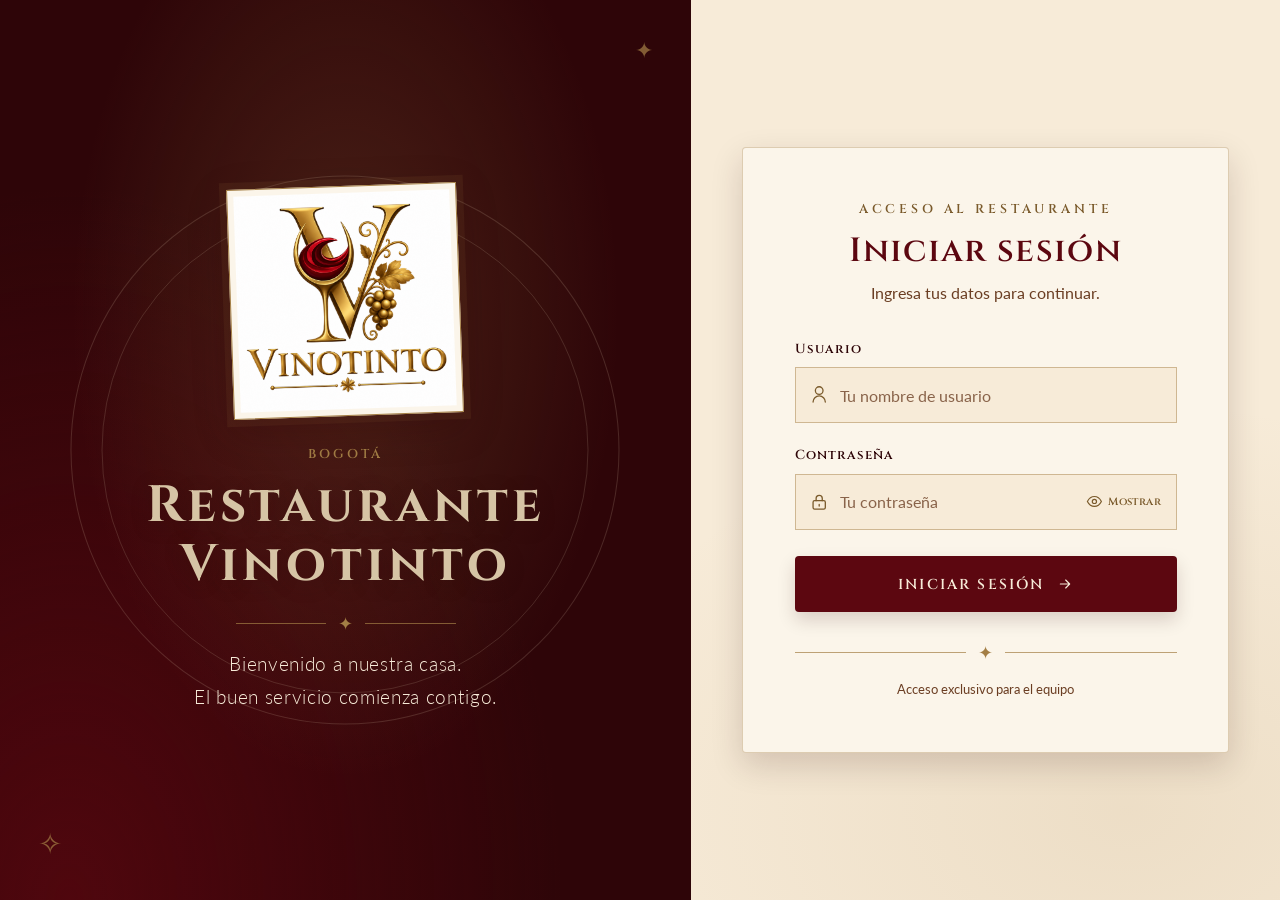
<file: index.html>
<!doctype html>
<html lang="es">
<head>
  <meta charset="utf-8">
  <meta name="viewport" content="width=device-width, initial-scale=1">
  <meta name="theme-color" content="#2E0508">
  <meta name="description" content="Acceso al sistema de gestión del Restaurante Vinotinto, Bogotá.">
  <title>Iniciar sesión | Restaurante Vinotinto</title>
  <link rel="preconnect" href="https://fonts.googleapis.com">
  <link rel="preconnect" href="https://fonts.gstatic.com" crossorigin>
  <link href="https://fonts.googleapis.com/css2?family=Cinzel:wght@400;600;700&family=Lato:ital,wght@0,300;0,400;0,700;1,400&display=swap" rel="stylesheet">
  <link rel="stylesheet" href="css/identidad.css">
  <link rel="stylesheet" href="css/app.css">
  <script src="js/storage.js" defer></script>
  <script src="js/ui.js" defer></script>
  <script src="js/auth.js" defer></script>
</head>
<body class="login">
  <main class="login__layout">
    <section class="login__marca seccion--oscura" aria-labelledby="marca-titulo">
      <div class="login__marca-contenido">
        <div class="login__logo-marco">
          <img class="login__logo" src="img/logo.png" alt="Emblema del Restaurante Vinotinto">
        </div>
        <p class="etiqueta login__sobrelinea">Bogotá</p>
        <h1 class="login__titulo" id="marca-titulo">Restaurante<br>Vinotinto</h1>
        <div class="divisor divisor--corto login__divisor" aria-hidden="true"><span>✦</span></div>
        <p class="login__bienvenida">Bienvenido a nuestra casa.<br>El buen servicio comienza contigo.</p>
        <!-- <p class="login__sello">Una experiencia para recordar</p> -->
      </div>
      <span class="login__ornamento login__ornamento--superior" aria-hidden="true">✦</span>
      <span class="login__ornamento login__ornamento--inferior" aria-hidden="true">✧</span>
    </section>

    <section class="login__acceso" aria-labelledby="acceso-titulo">
      <div class="login__tarjeta tarjeta">
        <div class="login__encabezado">
          <span class="etiqueta">Acceso al restaurante</span>
          <h2 id="acceso-titulo">Iniciar sesión</h2>
          <p class="texto-suave">Ingresa tus datos para continuar.</p>
        </div>

        <form class="login__formulario" id="login-form" novalidate>
          <div class="login__campo">
            <label for="usuario">Usuario</label>
            <div class="login__entrada">
              <svg aria-hidden="true" viewBox="0 0 24 24" class="login__icono">
                <path d="M20 21a8 8 0 0 0-16 0m8-10a5 5 0 1 0 0-10 5 5 0 0 0 0 10Z"></path>
              </svg>
              <input id="usuario" name="usuario" type="text" autocomplete="username" required
                placeholder="Tu nombre de usuario">
            </div>
          </div>

          <div class="login__campo">
            <label for="contrasena">Contraseña</label>
            <div class="login__entrada login__entrada--contrasena">
              <svg aria-hidden="true" viewBox="0 0 24 24" class="login__icono">
                <rect x="4" y="10" width="16" height="11" rx="2"></rect>
                <path d="M8 10V7a4 4 0 0 1 8 0v3m-4 5v2"></path>
              </svg>
              <input id="contrasena" name="contrasena" type="password" autocomplete="current-password"
                required placeholder="Tu contraseña">
              <button class="login__mostrar" id="mostrar-contrasena" type="button"
                aria-label="Mostrar contraseña" aria-pressed="false">
                <svg aria-hidden="true" viewBox="0 0 24 24" class="login__icono login__icono--ojo">
                  <path d="M2 12s3.6-7 10-7 10 7 10 7-3.6 7-10 7S2 12 2 12Z"></path>
                  <circle cx="12" cy="12" r="3"></circle>
                </svg>
                <span>Mostrar</span>
              </button>
            </div>
          </div>

          <p class="login__error" id="login-error" role="alert" aria-live="assertive" hidden></p>
          <button class="btn btn--primario login__enviar" type="submit">
            Iniciar sesión
            <svg aria-hidden="true" viewBox="0 0 24 24" class="login__icono login__icono--flecha">
              <path d="M5 12h14m-6-6 6 6-6 6"></path>
            </svg>
          </button>
        </form>

        <div class="divisor login__divisor-tarjeta" aria-hidden="true"><span>✦</span></div>
        <p class="login__pie">Acceso exclusivo para el equipo<br></p>
      </div>
    </section>
  </main>
</body>
</html>
</file>
<file: css/identidad.css>
/* ===
VINOTINTO Identidad visual
==========
Colores muestreados del logo (vino, dorado, crema) y dos tipografías de
Google Fonts: Cinzel (resaltar) y Lato (texto normal).
Pega este archivo en tu sitio y usa las variables de :root.
======================================== */

/* Las fuentes se cargan desde el HTML con:
<link rel="preconnect" href="https://fonts.googleapis.com">
<link rel="preconnect" href="https://fonts.gstatic.com" crossorigin>
<link href="https://fonts.googleapis.com/css2?family=Cinzel:wght@400;600;700&family=Lato:ital,wght@0,300;0,400;0,700;1,400&display=swap" rel="stylesheet">
*/

:root {
  /*--- Marca ---*/
  --vino: #5C0710; /* color principal: botones, títulos sobre claro */
  --vino-profundo: #2E0508; /* fondos oscuros: portada, pie de página */
  
  /*--- Metal (dorado del logo) ---*/
  --dorado-oscuro: #7A5A2B; /* texto dorado sobre fondo claro, hover */
  --dorado: #A37E45; /* acentos: líneas, iconos, bordes */
  --dorado-claro: #D6C4A5; /* títulos sobre fondo oscuro */
  
  /*--- Neutros ---*/
  --crema: #F7EBD8; /* fondo principal */
  --crema-clara: #FBF5EA; /* tarjetas y bloques elevados */
  --marron: #6B3E23; /* texto secundario */
  --tinta: #2A1A15; /* texto principal */
  
  /*--- Degradado metálico ---*/
  --degradado-dorado: linear-gradient(135deg, #D6C4A5 0%, #A37E45 50%, #7A5A2B 100%);
  
  /*--- Tipografías ---*/
  --fuente-resalte: "Cinzel", "Trajan Pro", Georgia, serif;
  --fuente-texto: "Lato", "Helvetica Neue", Arial, sans-serif;
  
  /*--- Medidas ---*/
  --ancho-max: 1120px;
  --radio: 4px;
  --sombra: 0 12px 32px rgba(46, 5, 8, 0.16);
}

/* Base */
*,
*::before,
*::after { box-sizing: border-box; }

html { scroll-behavior: smooth; }

body {
  margin: 0;
  background: var(--crema);
  color: var(--tinta);
  font-family: var(--fuente-texto);
  font-size: 1rem;
  line-height: 1.7;
  -webkit-font-smoothing: antialiased;
}

img { max-width: 100%; height: auto; display: block; }

h1, h2, h3, h4 {
  margin: 0 0 0.5em;
  font-family: var(--fuente-resalte);
  font-weight: 600;
  line-height: 1.2;
  letter-spacing: 0.04em;
  color: var(--vino);
}

h1 { font-size: clamp(2rem, 6vw, 3.5rem); font-weight: 700; letter-spacing: 0.08em; }
h2 { font-size: clamp(1.5rem, 4vw, 2.25rem); }
h3 { font-size: 1.25rem; }

p { margin: 0 0 1em; }

a { color: var(--vino); text-underline-offset: 3px; }
a:hover { color: var(--dorado-oscuro); }

:focus-visible { outline: 3px solid var(--dorado); outline-offset: 3px; }

/* Estructura */
.contenedor {
  width: min(100% - 2rem, var(--ancho-max));
  margin-inline: auto;
}

.seccion { padding: 4rem 0; }
.seccion--clara { background: var(--crema-clara); }
.seccion--oscura {
  background: var(--vino-profundo);
  color: var(--crema);
}
.seccion--oscura h1,
.seccion--oscura h2,
.seccion--oscura h3 { color: var(--dorado-claro); }
.seccion--oscura a { color: var(--dorado-claro); }

/* Etiqueta pequeña sobre los títulos */
.etiqueta {
  display: block;
  margin-bottom: 0.75rem;
  font-family: var(--fuente-resalte);
  font-size: 0.8rem;
  font-weight: 600;
  letter-spacing: 0.3em;
  text-transform: uppercase;
  color: var(--dorado-oscuro);
}
.seccion--oscura .etiqueta { color: var(--dorado); }

/* Divisor con estrella, inspirado en el logo */
.divisor {
  display: flex;
  align-items: center;
  gap: 0.75rem;
  margin: 1.25rem 0 2rem;
  color: var(--dorado);
}
.divisor::before,
.divisor::after {
  content: "";
  flex: 1;
  height: 1px;
  background: var(--dorado);
  opacity: 0.7;
}
.divisor span { font-size: 1.1rem; line-height: 1; }
.divisor--corto { max-width: 220px; }

.texto-centrado { text-align: center; }
.texto-suave { color: var(--marron); }
.seccion--oscura .texto-suave { color: var(--dorado-claro); opacity: 0.85; }

/* Botones */
.btn {
  display: inline-block;
  padding: 0.85rem 1.75rem;
  border: 1px solid transparent;
  border-radius: var(--radio);
  font-family: var(--fuente-resalte);
  font-size: 0.9rem;
  font-weight: 600;
  letter-spacing: 0.15em;
  text-transform: uppercase;
  text-decoration: none;
  cursor: pointer;
  transition: background-color 0.2s, color 0.2s, border-color 0.2s;
}
.btn--primario { background: var(--vino); color: var(--crema); }
.btn--primario:hover { background: var(--dorado-oscuro); color: var(--crema-clara); }
.btn--dorado { background: linear-gradient(135deg, var(--dorado-claro) 0%, var(--dorado) 100%); color: var(--vino-profundo); }
.btn--dorado:hover { filter: brightness(1.08); color: var(--vino-profundo); }
.btn--contorno { background: transparent; color: var(--vino); border-color: var(--vino); }
.btn--contorno:hover { background: var(--vino); color: var(--crema); }
.seccion--oscura .btn--contorno { color: var(--dorado-claro); border-color: var(--dorado-claro); }
.seccion--oscura .btn--contorno:hover { background: var(--dorado-claro); color: var(--vino-profundo); }

/* Tarjetas */
.tarjeta {
  background: var(--crema-clara);
  border: 1px solid rgba(163, 126, 69, 0.35);
  border-radius: var(--radio);
  padding: 1.75rem;
  box-shadow: var(--sombra);
}
.seccion--clara .tarjeta { background: var(--crema); }

/* Guía visual */
.portada { text-align: center; padding: 3.5rem 0 4rem; }
.portada img { width: min(280px, 70vw); margin: 0 auto 1.5rem; }
.portada p { max-width: 52ch; margin-inline: auto; }

.grupo-titulo {
  margin: 3rem 0 1rem;
  font-size: 1.1rem;
  letter-spacing: 0.2em;
  text-transform: uppercase;
  color: var(--dorado-oscuro);
}

.paleta {
  display: grid;
  grid-template-columns: repeat(auto-fit, minmax(240px, 1fr));
  gap: 1.25rem;
}

.muestra {
  background: var(--crema-clara);
  border: 1px solid rgba(163, 126, 69, 0.35);
  border-radius: var(--radio);
  overflow: hidden;
  box-shadow: var(--sombra);
}
.muestra_color { height: 110px; }
.muestra_info { padding: 1rem 1.1rem 1.2rem; }
.muestra_nombre {
  margin: 0;
  font-family: var(--fuente-resalte);
  font-size: 1.05rem;
  font-weight: 600;
  letter-spacing: 0.06em;
  color: var(--vino);
}
.muestra_hex {
  display: inline-block;
  margin: 0.2rem 0 0.5rem;
  font-family: ui-monospace, SFMono-Regular, Menlo, Consolas, monospace;
  font-size: 0.9rem;
  color: var(--marron);
}
.muestra_uso { margin: 0; font-size: 0.92rem; line-height: 1.5; }
.muestra var {
  margin: 0.5rem 0 0;
  font-family: ui-monospace, SFMono-Regular, Menlo, Consolas, monospace;
  font-size: 0.8rem;
  color: var(--dorado-oscuro);
}

/* Proporción 60 / 30 / 10 */
.proporcion {
  display: flex;
  height: 56px;
  border-radius: var(--radio);
  overflow: hidden;
  border: 1px solid rgba(163, 126, 69, 0.45);
}
.proporcion div {
  display: flex;
  align-items: center;
  justify-content: center;
  font-family: var(--fuente-resalte);
  font-size: 0.85rem;
  letter-spacing: 0.1em;
}
.proporcion_60 { flex: 60; background: var(--crema); color: var(--tinta); }
.proporcion_30 { flex: 30; background: var(--vino); color: var(--crema); }
.proporcion_10 { flex: 10; background: var(--dorado); color: var(--vino-profundo); }

/* Combinaciones con contraste */
.pares {
  display: grid;
  grid-template-columns: repeat(auto-fit, minmax(230px, 1fr));
  gap: 1rem;
}
.par {
  padding: 1.25rem;
  border-radius: var(--radio);
  border: 1px solid rgba(163, 126, 69, 0.35);
}
.par strong { display: block; font-family: var(--fuente-resalte); font-size: 1.15rem; letter-spacing: 0.05em; }
.par small { display: block; margin-top: 0.4rem; font-size: 0.82rem; opacity: 0.9; }
.par--a { background: var(--crema); color: var(--vino); }
.par--b { background: var(--vino); color: var(--crema); }
.par--c { background: var(--vino-profundo); color: var(--dorado-claro); }
.par--d { background: var(--crema-clara); color: var(--dorado-oscuro); }
.par--e { background: var(--dorado); color: var(--vino-profundo); }

/* Tipografía */
.tipografias {
  display: grid;
  grid-template-columns: repeat(auto-fit, minmax(300px, 1fr));
  gap: 1.5rem;
}
.especimen { padding: 2rem; }
.especimen_rol {
  display: block;
  margin-bottom: 0.5rem;
  font-size: 0.8rem;
  letter-spacing: 0.25em;
  text-transform: uppercase;
  color: var(--dorado-oscuro);
}
.especimen_nombre { font-size: 2.6rem; margin: 0 0 0.25rem; line-height: 1.1; }
.especimen--resalte .especimen_nombre { font-family: var(--fuente-resalte); font-weight: 700; letter-spacing: 0.06em; color: var(--vino); }
.especimen--texto .especimen_nombre { font-family: var(--fuente-texto); font-weight: 700; color: var(--vino); }
.especimen_abc { margin: 1rem 0; font-size: 1.25rem; line-height: 1.5; word-break: break-word; }
.especimen--resalte .especimen_abc { font-family: var(--fuente-resalte); letter-spacing: 0.06em; }
.especimen--texto .especimen_abc { font-family: var(--fuente-texto); }
.especimen_pesos { margin: 0; font-size: 0.9rem; color: var(--marron); }

.escala > * { margin-top: 0; }
.escala_fila {
  display: grid;
  grid-template-columns: 110px 1fr;
  gap: 1rem;
  align-items: baseline;
  padding: 1rem 0;
  border-bottom: 1px solid rgba(163, 126, 69, 0.35);
}
.escala_fila small { color: var(--marron); font-size: 0.8rem; }
.escala_fila :is(h1, h2, h3, p) { margin: 0; }

/* Ejemplo de página web con la identidad */
.sitio {
  border: 1px solid rgba(163, 126, 69, 0.5);
  border-radius: var(--radio);
  overflow: hidden;
  box-shadow: var(--sombra);
}
.sitio_nav {
  display: flex;
  flex-wrap: wrap;
  align-items: center;
  justify-content: space-between;
  gap: 1rem;
  padding: 1rem 1.5rem;
  background: var(--vino-profundo);
}
.sitio_nav img { height: 72px; width: auto; }
.sitio_menu { display: flex; flex-wrap: wrap; gap: 1.5rem; margin: 0; padding: 0; list-style: none; }
.sitio_menu a {
  font-family: var(--fuente-resalte);
  font-size: 0.85rem;
  font-weight: 600;
  letter-spacing: 0.15em;
  text-transform: uppercase;
  text-decoration: none;
  color: var(--dorado-claro);
}
.sitio_menu a:hover { color: var(--crema); }

.sitio_hero {
  padding: 4rem 1.5rem;
  text-align: center;
  background: radial-gradient(circle at 50% 0%, rgba(163, 126, 69, 0.22), transparent 60%), var(--vino);
  color: var(--crema);
}
.sitio_hero h1 { color: var(--dorado-claro); }
.sitio_hero p { max-width: 46ch; margin: 0 auto 2rem; }

.sitio_menu-platos { padding: 3rem 1.5rem; background: var(--crema); }
.platos {
  display: grid;
  grid-template-columns: repeat(auto-fit, minmax(220px, 1fr));
  gap: 1.25rem;
  margin-top: 2rem;
}
.plato { text-align: center; }
.plato h3 { margin-bottom: 0.25rem; }
.plato p { margin: 0 0 0.75rem; font-size: 0.95rem; color: var(--marron); }
.plato_precio {
  font-family: var(--fuente-resalte);
  font-weight: 700;
  letter-spacing: 0.08em;
  color: var(--dorado-oscuro);
}

.sitio_pie {
  padding: 1.5rem;
  text-align: center;
  font-size: 0.9rem;
  background: var(--vino-profundo);
  color: var(--dorado-claro);
}

.pie-guia { padding: 2.5rem 0; text-align: center; font-size: 0.9rem; }

@media (max-width: 560px) {
  .seccion { padding: 3rem 0; }
  .escala_fila { grid-template-columns: 1fr; gap: 0.25rem; }
  .sitio_nav { justify-content: center; }
  .sitio_menu { justify-content: center; gap: 1rem 1.5rem; }
}
</file>
<file: css/app.css>
.login {
  min-height: 100vh;
  background:
    radial-gradient(ellipse at 88% 90%, rgba(163, 126, 69, 0.12), transparent 36%),
    var(--crema);
}

.login__layout {
  display: grid;
  min-height: 100vh;
  grid-template-columns: minmax(0, 1.08fr) minmax(390px, 0.92fr);
}

.login__marca {
  position: relative;
  display: grid;
  overflow: hidden;
  place-items: center;
  padding: clamp(2rem, 5vw, 5rem);
  text-align: center;
  background:
    radial-gradient(ellipse at 50% 35%, rgba(163, 126, 69, 0.24), transparent 56%),
    radial-gradient(ellipse at 10% 100%, rgba(92, 7, 16, 0.72), transparent 56%),
    var(--vino-profundo);
}

.login__marca::before,
.login__marca::after {
  position: absolute;
  width: min(75%, 650px);
  aspect-ratio: 1;
  border: 1px solid rgba(214, 196, 165, 0.18);
  border-radius: 50%;
  content: "";
  pointer-events: none;
}

.login__marca::before {
  transform: scale(1.06);
}

.login__marca::after {
  transform: scale(0.94);
}

.login__marca-contenido {
  position: relative;
  z-index: 1;
  width: min(100%, 620px);
  animation: login-entrada 700ms ease-out both;
}

.login__logo-marco {
  display: grid;
  width: clamp(150px, 18vw, 245px);
  aspect-ratio: 1;
  margin: 0 auto 1.7rem;
  padding: 0.4rem;
  place-items: center;
  border: 1px solid var(--dorado);
  background: var(--crema-clara);
  box-shadow: 0 12px 38px rgba(46, 5, 8, 0.28), 0 0 0 7px rgba(163, 126, 69, 0.1);
  transform: rotate(-2deg);
  transition: transform 350ms ease, box-shadow 350ms ease;
}

.login__logo-marco:hover {
  box-shadow: 0 16px 44px rgba(46, 5, 8, 0.32), 0 0 0 9px rgba(163, 126, 69, 0.15);
  transform: rotate(0);
}

.login__logo {
  width: 100%;
  height: 100%;
  object-fit: contain;
}

.login__sobrelinea {
  margin-bottom: 0.65rem;
  letter-spacing: 0.24em;
}

.login__titulo {
  margin: 0;
  color: var(--dorado-claro);
  font-size: clamp(2rem, 4vw, 3.4rem);
  line-height: 1.16;
  text-shadow: 0 4px 20px rgba(46, 5, 8, 0.3);
}

.login__divisor {
  margin: 1.25rem auto 1rem;
}

.login__bienvenida {
  margin: 0;
  color: var(--crema);
  font-size: clamp(1rem, 1.5vw, 1.2rem);
  font-weight: 300;
  letter-spacing: 0.035em;
}

.login__sello {
  margin: 2rem 0 0;
  color: var(--dorado-claro);
  font-family: var(--fuente-resalte);
  font-size: 0.72rem;
  letter-spacing: 0.22em;
  text-transform: uppercase;
}

.login__ornamento {
  position: absolute;
  color: var(--dorado);
  opacity: 0.72;
}

.login__ornamento--superior {
  top: 2rem;
  right: 2.4rem;
  font-size: 1.35rem;
}

.login__ornamento--inferior {
  bottom: 2rem;
  left: 2.4rem;
  font-size: 1.8rem;
}

.login__acceso {
  display: grid;
  min-width: 0;
  place-items: center;
  padding: clamp(1.25rem, 4vw, 4rem);
}

.login__tarjeta {
  width: min(100%, 500px);
  padding: clamp(1.65rem, 4vw, 3.2rem);
  animation: login-entrada 700ms 100ms ease-out both;
}

.login__encabezado {
  margin-bottom: 2rem;
  text-align: center;
}

.login__encabezado .etiqueta {
  margin-bottom: 0.65rem;
}

.login__encabezado h2 {
  margin-bottom: 0.45rem;
  font-size: clamp(1.6rem, 3vw, 2.1rem);
}

.login__encabezado p {
  margin: 0;
}

.login__formulario {
  display: grid;
  gap: 1.3rem;
}

.login__campo label {
  display: block;
  margin-bottom: 0.45rem;
  color: var(--vino-profundo);
  font-family: var(--fuente-resalte);
  font-size: 0.82rem;
  font-weight: 600;
  letter-spacing: 0.08em;
}

.login__entrada {
  display: flex;
  min-height: 3.5rem;
  align-items: center;
  gap: 0.75rem;
  padding: 0 0.9rem;
  border: 1px solid rgba(163, 126, 69, 0.48);
  background: var(--crema);
  transition: border-color 180ms ease, box-shadow 180ms ease, background-color 180ms ease;
}

.login__entrada:focus-within {
  border-color: var(--dorado-oscuro);
  background: var(--crema-clara);
  box-shadow: 0 0 0 3px rgba(163, 126, 69, 0.14);
}

.login__icono {
  width: 1.15rem;
  height: 1.15rem;
  flex: 0 0 auto;
  fill: none;
  stroke: var(--dorado-oscuro);
  stroke-linecap: round;
  stroke-linejoin: round;
  stroke-width: 1.7;
}

.login__entrada input {
  width: 100%;
  min-width: 0;
  padding: 0.8rem 0;
  border: 0;
  outline: 0;
  background: transparent;
  color: var(--tinta);
  font: inherit;
}

.login__entrada input::placeholder {
  color: var(--marron);
  opacity: 0.78;
}

.login__mostrar {
  display: inline-flex;
  flex: 0 0 auto;
  align-items: center;
  gap: 0.35rem;
  padding: 0.45rem 0;
  border: 0;
  background: transparent;
  color: var(--dorado-oscuro);
  font-family: var(--fuente-resalte);
  font-size: 0.68rem;
  font-weight: 600;
  letter-spacing: 0.04em;
  cursor: pointer;
}

.login__mostrar:hover {
  color: var(--vino);
}

.login__icono--ojo {
  width: 1.05rem;
  height: 1.05rem;
}

.login__enviar {
  display: inline-flex;
  width: 100%;
  min-height: 3.5rem;
  align-items: center;
  justify-content: center;
  gap: 0.8rem;
  margin-top: 0.35rem;
  box-shadow: 0 8px 18px rgba(46, 5, 8, 0.16);
  transition: transform 180ms ease, box-shadow 180ms ease, background-color 180ms ease;
}

.login__enviar:hover {
  box-shadow: 0 11px 24px rgba(46, 5, 8, 0.24);
  transform: translateY(-2px);
}

.login__icono--flecha {
  width: 1rem;
  height: 1rem;
  stroke: currentColor;
}

.login__error {
  margin: 0;
  padding: 0.8rem 0.95rem;
  border: 1px solid var(--vino);
  border-left-width: 4px;
  background: rgba(92, 7, 16, 0.07);
  color: var(--vino);
  font-size: 0.9rem;
  line-height: 1.45;
}

.login__error[hidden] {
  display: none;
}

.login__formulario--error .login__entrada {
  border-color: var(--vino);
}

.login__formulario--error .login__entrada:focus-within {
  box-shadow: 0 0 0 3px rgba(92, 7, 16, 0.12);
}

.login__divisor-tarjeta {
  margin: 2rem 0 1.1rem;
}

.login__pie {
  margin: 0;
  color: var(--marron);
  font-size: 0.84rem;
  line-height: 1.6;
  text-align: center;
}

.login__pie span {
  color: var(--dorado-oscuro);
  font-family: var(--fuente-resalte);
  font-size: 0.68rem;
  letter-spacing: 0.08em;
}

@keyframes login-entrada {
  from {
    opacity: 0;
    transform: translateY(14px);
  }
  to {
    opacity: 1;
    transform: translateY(0);
  }
}

@media (max-width: 760px) {
  .login__layout {
    min-height: 100svh;
    grid-template-columns: 1fr;
    grid-template-rows: auto 1fr;
  }

  .login__marca {
    min-height: 250px;
    padding: 1.35rem 1.25rem 1.55rem;
  }

  .login__marca::before,
  .login__marca::after {
    width: min(88%, 440px);
  }

  .login__logo-marco {
    width: 96px;
    margin-bottom: 0.7rem;
    padding: 0.25rem;
  }

  .login__sobrelinea {
    margin-bottom: 0.25rem;
    font-size: 0.65rem;
  }

  .login__titulo {
    font-size: clamp(1.65rem, 7vw, 2.25rem);
  }

  .login__divisor {
    max-width: 160px;
    margin: 0.65rem auto;
  }

  .login__bienvenida {
    font-size: 0.9rem;
    line-height: 1.5;
  }

  .login__sello {
    display: none;
  }

  .login__ornamento--superior {
    top: 1rem;
    right: 1rem;
    font-size: 1rem;
  }

  .login__ornamento--inferior {
    bottom: 1rem;
    left: 1rem;
    font-size: 1.2rem;
  }

  .login__acceso {
    padding: 1.5rem 1rem 2rem;
  }

  .login__tarjeta {
    width: min(100%, 480px);
    padding: clamp(1.4rem, 6vw, 2rem);
  }

  .login__encabezado {
    margin-bottom: 1.4rem;
  }

  .login__divisor-tarjeta {
    margin: 1.5rem 0 0.9rem;
  }
}

@media (max-width: 360px) {
  .login__mostrar span {
    display: none;
  }
}

@media (prefers-reduced-motion: reduce) {
  *,
  *::before,
  *::after {
    scroll-behavior: auto !important;
    animation-duration: 0.01ms !important;
    animation-iteration-count: 1 !important;
    transition-duration: 0.01ms !important;
  }
}

/* Panel interno */
.app-shell {
  min-height: 100vh;
  background:
    radial-gradient(ellipse at 88% 0%, rgba(163, 126, 69, 0.1), transparent 34%),
    var(--crema);
}

.app-header {
  position: relative;
  z-index: 20;
  display: flex;
  min-height: 82px;
  align-items: center;
  justify-content: space-between;
  gap: 1rem;
  padding: 0.75rem clamp(1rem, 3vw, 2.5rem);
  border-bottom: 1px solid rgba(214, 196, 165, 0.34);
  background:
    radial-gradient(ellipse at 12% 0%, rgba(163, 126, 69, 0.2), transparent 44%),
    var(--vino-profundo);
  color: var(--crema);
  box-shadow: 0 5px 20px rgba(46, 5, 8, 0.18);
}

.app-header__marca,
.app-header__usuario,
.app-header__identidad {
  display: flex;
  align-items: center;
}

.app-header__marca {
  min-width: 0;
  gap: 0.85rem;
}

.app-header__logo-link {
  display: grid;
  width: 54px;
  height: 54px;
  flex: 0 0 auto;
  place-items: center;
  overflow: hidden;
  border: 1px solid var(--dorado);
  background: var(--crema-clara);
  box-shadow: 0 4px 12px rgba(46, 5, 8, 0.2);
}

.app-header__logo {
  width: 100%;
  height: 100%;
  object-fit: contain;
}

.app-header__nombre {
  color: var(--dorado-claro);
  font-family: var(--fuente-resalte);
  font-size: 0.82rem;
  letter-spacing: 0.12em;
  line-height: 1.45;
  text-transform: uppercase;
}

.app-header__nombre strong {
  display: block;
  color: var(--crema);
  font-size: 1.02rem;
  letter-spacing: 0.18em;
}

.app-header__usuario {
  gap: clamp(0.75rem, 2vw, 1.5rem);
}

.app-header__identidad {
  justify-content: flex-end;
  gap: 0.55rem;
}

.app-header__saludo {
  color: var(--dorado-claro);
  font-size: 0.78rem;
}

.app-header__identidad strong {
  color: var(--crema-clara);
  font-size: 0.95rem;
}

.badge-rol {
  display: inline-flex;
  min-height: 1.65rem;
  align-items: center;
  padding: 0.22rem 0.7rem;
  border: 1px solid rgba(214, 196, 165, 0.55);
  background: rgba(214, 196, 165, 0.12);
  color: var(--dorado-claro);
  font-family: var(--fuente-resalte);
  font-size: 0.65rem;
  font-weight: 600;
  letter-spacing: 0.09em;
  line-height: 1.2;
  text-transform: uppercase;
}

.badge-rol--claro {
  border-color: var(--dorado);
  background: rgba(214, 196, 165, 0.1);
  color: var(--crema-clara);
}

.app-header__salir {
  display: inline-flex;
  min-height: 2.65rem;
  align-items: center;
  gap: 0.55rem;
  padding: 0.55rem 0.9rem;
  border-color: var(--dorado-claro);
  color: var(--dorado-claro);
  font-size: 0.68rem;
  letter-spacing: 0.08em;
  white-space: nowrap;
}

.app-header__salir:hover {
  border-color: var(--dorado-claro);
  background: var(--dorado-claro);
  color: var(--vino-profundo);
}

.app-header__salir svg,
.app-header__menu svg {
  width: 1.05rem;
  height: 1.05rem;
  fill: none;
  stroke: currentColor;
  stroke-linecap: round;
  stroke-linejoin: round;
  stroke-width: 1.7;
}

.app-header__menu {
  display: none;
  width: 2.75rem;
  height: 2.75rem;
  flex: 0 0 auto;
  align-items: center;
  justify-content: center;
  border: 1px solid var(--dorado);
  background: transparent;
  color: var(--dorado-claro);
  cursor: pointer;
}

.app-header__menu:hover {
  background: rgba(214, 196, 165, 0.12);
}

.app-layout {
  min-height: calc(100vh - 82px);
}

.app-sidebar {
  position: fixed;
  z-index: 15;
  top: 82px;
  bottom: 0;
  left: 0;
  display: flex;
  width: 258px;
  flex-direction: column;
  padding: 1.65rem 1rem 1.2rem;
  border-right: 1px solid rgba(163, 126, 69, 0.32);
  background:
    radial-gradient(ellipse at 0% 0%, rgba(163, 126, 69, 0.13), transparent 48%),
    var(--crema-clara);
  box-shadow: 5px 0 24px rgba(46, 5, 8, 0.08);
}

.app-sidebar__encabezado {
  padding: 0 0.85rem 1.2rem;
  border-bottom: 1px solid rgba(163, 126, 69, 0.35);
}

.app-sidebar__encabezado .etiqueta {
  margin-bottom: 0.5rem;
  font-size: 0.67rem;
  letter-spacing: 0.23em;
}

.app-sidebar__sello {
  display: flex;
  align-items: center;
  gap: 0.4rem;
  color: var(--dorado-oscuro);
  font-family: var(--fuente-resalte);
  font-size: 0.67rem;
  letter-spacing: 0.08em;
}

.app-sidebar__sello:first-letter {
  color: var(--dorado);
}

.app-nav {
  display: grid;
  gap: 0.45rem;
  margin-top: 1.35rem;
}

.app-nav__enlace {
  position: relative;
  display: flex;
  min-height: 3.15rem;
  align-items: center;
  gap: 0.9rem;
  padding: 0.7rem 0.85rem;
  border: 1px solid transparent;
  color: var(--marron);
  font-family: var(--fuente-resalte);
  font-size: 0.75rem;
  font-weight: 600;
  letter-spacing: 0.08em;
  text-decoration: none;
  transition: color 180ms ease, border-color 180ms ease, background-color 180ms ease, transform 180ms ease;
}

.app-nav__enlace:hover {
  border-color: rgba(163, 126, 69, 0.3);
  background: rgba(163, 126, 69, 0.08);
  color: var(--vino);
  transform: translateX(2px);
}

.app-nav__enlace--activo {
  border-color: rgba(163, 126, 69, 0.4);
  background: linear-gradient(110deg, rgba(92, 7, 16, 0.1), rgba(163, 126, 69, 0.09));
  color: var(--vino);
}

.app-nav__enlace--activo::before {
  position: absolute;
  top: 0.5rem;
  bottom: 0.5rem;
  left: -1rem;
  width: 3px;
  background: var(--dorado);
  content: "";
}

.app-nav__icono {
  width: 1.2rem;
  height: 1.2rem;
  flex: 0 0 auto;
  fill: none;
  stroke: var(--dorado-oscuro);
  stroke-linecap: round;
  stroke-linejoin: round;
  stroke-width: 1.6;
}

.app-sidebar__pie {
  display: grid;
  justify-items: center;
  margin-top: auto;
  padding: 1.2rem 0.5rem 0.25rem;
  border-top: 1px solid rgba(163, 126, 69, 0.3);
  text-align: center;
}

.app-sidebar__estrella {
  color: var(--dorado);
  font-size: 1.1rem;
}

.app-sidebar__pie p {
  margin: 0.25rem 0 0;
  color: var(--marron);
  font-family: var(--fuente-resalte);
  font-size: 0.65rem;
  letter-spacing: 0.09em;
  line-height: 1.7;
}

.app-main {
  min-width: 0;
  margin-left: 258px;
  padding: clamp(1.4rem, 3vw, 2.6rem);
}

.app-contenido {
  width: min(100%, 1380px);
  margin-inline: auto;
  animation: login-entrada 450ms ease-out both;
}

.app-miga {
  display: flex;
  align-items: center;
  gap: 0.6rem;
  margin: 0 0 1.25rem;
  color: var(--marron);
  font-size: 0.8rem;
}

.app-miga strong {
  color: var(--vino);
  font-family: var(--fuente-resalte);
  font-size: 0.73rem;
  letter-spacing: 0.08em;
  text-transform: uppercase;
}

.inicio-hero {
  position: relative;
  display: flex;
  min-height: 220px;
  align-items: center;
  overflow: hidden;
  padding: clamp(1.5rem, 3vw, 2.5rem);
  border: 1px solid rgba(214, 196, 165, 0.42);
  background:
    radial-gradient(ellipse at 80% 45%, rgba(163, 126, 69, 0.29), transparent 38%),
    radial-gradient(ellipse at 12% 100%, rgba(92, 7, 16, 0.8), transparent 58%),
    var(--vino-profundo);
  box-shadow: var(--sombra);
  color: var(--crema);
}

.inicio-hero__contenido {
  position: relative;
  z-index: 2;
  max-width: 690px;
}

.inicio-hero .etiqueta {
  margin-bottom: 0.6rem;
  color: var(--dorado-claro);
}

.inicio-hero h1 {
  margin-bottom: 0.65rem;
  color: var(--dorado-claro);
  font-size: clamp(1.8rem, 4vw, 2.7rem);
  letter-spacing: 0.035em;
}

.inicio-hero h1 span {
  color: var(--crema-clara);
}

.inicio-hero__contenido > p {
  max-width: 58ch;
  margin: 0;
  color: var(--crema);
  font-size: 0.96rem;
  opacity: 0.9;
}

.inicio-hero__sello {
  margin-top: 1.1rem;
}

.inicio-hero__ornamento {
  position: absolute;
  top: 50%;
  right: 8%;
  display: grid;
  width: 180px;
  aspect-ratio: 1;
  place-items: center;
  border: 1px solid rgba(214, 196, 165, 0.4);
  border-radius: 50%;
  color: rgba(214, 196, 165, 0.18);
  transform: translateY(-50%);
}

.inicio-hero__ornamento::before,
.inicio-hero__ornamento::after {
  position: absolute;
  border: 1px solid rgba(214, 196, 165, 0.28);
  border-radius: 50%;
  content: "";
}

.inicio-hero__ornamento::before {
  inset: 10px;
}

.inicio-hero__ornamento::after {
  inset: 20px;
}

.inicio-hero__monograma {
  font-family: var(--fuente-resalte);
  font-size: 7rem;
  font-weight: 700;
  line-height: 1;
}

.inicio-hero__estrella {
  position: absolute;
  z-index: 1;
  color: var(--dorado-claro);
  font-size: 1.7rem;
}

.inicio-hero__divisor {
  position: absolute;
  right: 2.5rem;
  bottom: 0.55rem;
  width: 38%;
  margin: 0;
  opacity: 0.6;
}

.inicio-seccion {
  margin-top: 2rem;
}

.inicio-seccion__encabezado {
  display: flex;
  align-items: flex-end;
  justify-content: space-between;
  gap: 1rem;
  margin-bottom: 1.1rem;
}

.inicio-seccion__encabezado .etiqueta {
  margin-bottom: 0.2rem;
  font-size: 0.68rem;
  letter-spacing: 0.22em;
}

.inicio-seccion__encabezado h2,
.notificaciones h2 {
  margin: 0;
  font-size: clamp(1.25rem, 2vw, 1.65rem);
}

.inicio-fecha {
  color: var(--marron);
  font-size: 0.82rem;
  text-align: right;
  text-transform: capitalize;
}

.resumen-grid {
  display: grid;
  grid-template-columns: repeat(3, minmax(0, 1fr));
  gap: 1rem;
}

.resumen-tarjeta {
  position: relative;
  display: flex;
  min-height: 210px;
  gap: 1rem;
  overflow: hidden;
  padding: 1.3rem;
  transition: transform 220ms ease, box-shadow 220ms ease;
}

.resumen-tarjeta:hover {
  box-shadow: 0 16px 36px rgba(46, 5, 8, 0.2);
  transform: translateY(-4px);
}

.resumen-tarjeta::before {
  position: absolute;
  top: 0;
  right: 0;
  width: 58%;
  height: 4px;
  background: var(--degradado-dorado);
  content: "";
}

.resumen-tarjeta__icono {
  display: grid;
  width: 2.55rem;
  height: 2.55rem;
  flex: 0 0 auto;
  place-items: center;
  border: 1px solid rgba(163, 126, 69, 0.45);
  background: rgba(163, 126, 69, 0.1);
}

.resumen-tarjeta__icono svg {
  width: 1.35rem;
  height: 1.35rem;
  fill: none;
  stroke: var(--vino);
  stroke-linecap: round;
  stroke-linejoin: round;
  stroke-width: 1.6;
}

.resumen-tarjeta__texto {
  position: relative;
  z-index: 1;
  min-width: 0;
}

.resumen-tarjeta__texto .etiqueta {
  margin-bottom: 0.2rem;
  font-size: 0.62rem;
  letter-spacing: 0.18em;
}

.resumen-tarjeta__numero {
  display: block;
  color: var(--vino);
  font-family: var(--fuente-resalte);
  font-size: 2.5rem;
  font-weight: 700;
  line-height: 1.12;
}

.resumen-tarjeta h3 {
  margin: 0.25rem 0 0.55rem;
  font-size: 0.95rem;
  letter-spacing: 0.025em;
}

.resumen-tarjeta__enlace {
  color: var(--dorado-oscuro);
  font-family: var(--fuente-resalte);
  font-size: 0.66rem;
  font-weight: 600;
  letter-spacing: 0.07em;
  text-decoration: none;
  text-transform: uppercase;
}

.resumen-tarjeta__enlace[hidden],
.notificaciones[hidden] {
  display: none;
}

.resumen-tarjeta__enlace span {
  display: inline-block;
  margin-left: 0.2rem;
  transition: transform 160ms ease;
}

.resumen-tarjeta__enlace:hover span {
  transform: translateX(3px);
}

.resumen-tarjeta__marca {
  position: absolute;
  right: 0.8rem;
  bottom: -0.8rem;
  color: rgba(163, 126, 69, 0.11);
  font-family: var(--fuente-resalte);
  font-size: 4.6rem;
  font-weight: 700;
  line-height: 1;
}

.inicio-columnas {
  display: grid;
  grid-template-columns: minmax(0, 1.15fr) minmax(290px, 0.85fr);
  gap: 1.2rem;
  align-items: start;
}

.inicio-accesos {
  min-width: 0;
}

.accesos-grid {
  display: grid;
  grid-template-columns: repeat(2, minmax(0, 1fr));
  gap: 0.75rem;
}

.acceso-rapido {
  display: flex;
  min-height: 78px;
  align-items: center;
  gap: 0.8rem;
  padding: 0.9rem;
  border: 1px solid rgba(163, 126, 69, 0.35);
  background: var(--crema-clara);
  box-shadow: 0 5px 16px rgba(46, 5, 8, 0.06);
  color: var(--vino);
  font-family: var(--fuente-resalte);
  font-size: 0.72rem;
  font-weight: 600;
  letter-spacing: 0.07em;
  text-decoration: none;
  transition: border-color 180ms ease, box-shadow 180ms ease, transform 180ms ease;
}

.acceso-rapido:hover {
  border-color: var(--dorado);
  box-shadow: var(--sombra);
  transform: translateY(-2px);
}

.acceso-rapido > svg {
  width: 1.4rem;
  height: 1.4rem;
  flex: 0 0 auto;
  fill: none;
  stroke: var(--dorado-oscuro);
  stroke-linecap: round;
  stroke-linejoin: round;
  stroke-width: 1.6;
}

.acceso-rapido__flecha {
  margin-left: auto;
  color: var(--dorado-oscuro);
  font-size: 1.1rem;
  transition: transform 180ms ease;
}

.acceso-rapido:hover .acceso-rapido__flecha {
  transform: translateX(3px);
}

.notificaciones {
  margin-top: 2rem;
  padding: 1.3rem;
}

.notificaciones__encabezado {
  display: flex;
  align-items: center;
  justify-content: space-between;
  gap: 0.8rem;
  padding-bottom: 0.9rem;
  border-bottom: 1px solid rgba(163, 126, 69, 0.35);
}

.notificaciones__encabezado .etiqueta {
  margin-bottom: 0.2rem;
  font-size: 0.62rem;
  letter-spacing: 0.18em;
}

.notificaciones__encabezado h2 {
  font-size: 1.2rem;
}

.notificaciones__campana {
  display: grid;
  width: 2.5rem;
  height: 2.5rem;
  flex: 0 0 auto;
  place-items: center;
  border: 1px solid rgba(163, 126, 69, 0.45);
  background: rgba(163, 126, 69, 0.1);
}

.notificaciones__campana svg {
  width: 1.2rem;
  height: 1.2rem;
  fill: none;
  stroke: var(--dorado-oscuro);
  stroke-linecap: round;
  stroke-linejoin: round;
  stroke-width: 1.6;
}

.notificaciones__introduccion {
  margin: 0.8rem 0;
  color: var(--marron);
  font-size: 0.83rem;
}

.notificaciones__lista {
  display: grid;
}

.pedido-listo {
  display: flex;
  align-items: center;
  justify-content: space-between;
  gap: 0.65rem;
  padding: 0.8rem 0;
  border-bottom: 1px solid rgba(163, 126, 69, 0.22);
}

.pedido-listo__detalle {
  display: grid;
  gap: 0.12rem;
}

.pedido-listo__detalle strong {
  color: var(--vino);
  font-family: var(--fuente-resalte);
  font-size: 0.72rem;
  letter-spacing: 0.04em;
}

.pedido-listo__detalle span {
  color: var(--marron);
  font-size: 0.78rem;
}

.estado-badge {
  display: inline-flex;
  min-height: 1.55rem;
  align-items: center;
  padding: 0.2rem 0.55rem;
  border: 1px solid var(--dorado);
  background: rgba(163, 126, 69, 0.13);
  color: var(--dorado-oscuro);
  font-family: var(--fuente-resalte);
  font-size: 0.62rem;
  font-weight: 600;
  letter-spacing: 0.07em;
  text-transform: uppercase;
}

.notificaciones__vacio {
  margin: 0;
  padding: 1rem 0;
  color: var(--marron);
  font-size: 0.84rem;
}

.notificaciones__enlace {
  display: inline-block;
  margin-top: 0.9rem;
  color: var(--vino);
  font-family: var(--fuente-resalte);
  font-size: 0.67rem;
  font-weight: 600;
  letter-spacing: 0.08em;
  text-decoration: none;
  text-transform: uppercase;
}

.notificaciones__enlace:hover {
  color: var(--dorado-oscuro);
}

.app-pie {
  display: flex;
  align-items: center;
  justify-content: center;
  gap: 0.6rem;
  margin-top: 2.5rem;
  padding-top: 1.1rem;
  border-top: 1px solid rgba(163, 126, 69, 0.28);
  color: var(--marron);
  font-family: var(--fuente-resalte);
  font-size: 0.62rem;
  letter-spacing: 0.12em;
  text-transform: uppercase;
}

.app-pie span:first-child {
  color: var(--dorado);
}

.app-overlay {
  display: none;
}

.app-toast-region {
  position: fixed;
  z-index: 80;
  top: 1rem;
  right: 1rem;
  display: grid;
  width: min(360px, calc(100vw - 2rem));
  gap: 0.65rem;
}

.app-toast {
  display: flex;
  align-items: center;
  gap: 0.75rem;
  padding: 0.9rem 1rem;
  border: 1px solid var(--dorado);
  border-left-width: 4px;
  background: var(--crema-clara);
  box-shadow: var(--sombra);
  color: var(--tinta);
  animation: login-entrada 220ms ease-out both;
  transition: opacity 220ms ease, transform 220ms ease;
}

.app-toast__marca {
  display: grid;
  width: 1.6rem;
  height: 1.6rem;
  flex: 0 0 auto;
  place-items: center;
  background: var(--degradado-dorado);
  color: var(--vino-profundo);
  font-family: var(--fuente-resalte);
  font-weight: 700;
}

.app-toast--error {
  border-color: var(--vino);
  color: var(--vino);
}

.app-toast--error .app-toast__marca {
  background: var(--vino);
  color: var(--crema-clara);
}

.app-toast--salida {
  opacity: 0;
  transform: translateX(12px);
}

.app-modal {
  width: min(440px, calc(100vw - 2rem));
  max-width: none;
  padding: 0;
  border: 0;
  background: transparent;
  color: var(--tinta);
}

.app-modal::backdrop {
  background: rgba(46, 5, 8, 0.7);
  backdrop-filter: blur(3px);
}

.app-modal__tarjeta {
  position: relative;
  padding: 2rem;
  text-align: center;
  animation: login-entrada 180ms ease-out both;
}

.app-modal__estrella {
  display: block;
  margin-bottom: 0.5rem;
  color: var(--dorado);
  font-size: 1.5rem;
}

.app-modal__tarjeta h2 {
  margin-bottom: 0.65rem;
}

.app-modal__tarjeta p {
  margin: 0;
  color: var(--marron);
}

.app-modal__acciones {
  display: flex;
  justify-content: center;
  gap: 0.75rem;
  margin-top: 1.6rem;
}

.app-modal__acciones .btn {
  padding: 0.7rem 1rem;
  font-size: 0.68rem;
  letter-spacing: 0.08em;
}

@media (max-width: 1050px) {
  .resumen-grid {
    gap: 0.7rem;
  }

  .resumen-tarjeta {
    gap: 0.7rem;
    padding: 1.1rem;
  }

  .resumen-tarjeta__icono {
    width: 2.2rem;
    height: 2.2rem;
  }

  .inicio-columnas {
    grid-template-columns: minmax(0, 1fr);
    gap: 0;
  }

  .notificaciones {
    margin-top: 1.5rem;
  }
}

@media (max-width: 760px) {
  .app-header {
    min-height: 70px;
    justify-content: flex-start;
    gap: 0.7rem;
    padding: 0.55rem 0.85rem;
  }

  .app-header__menu {
    display: inline-flex;
    order: -1;
  }

  .app-header__marca {
    gap: 0.55rem;
  }

  .app-header__logo-link {
    width: 42px;
    height: 42px;
  }

  .app-header__nombre {
    font-size: 0.62rem;
    letter-spacing: 0.08em;
  }

  .app-header__nombre strong {
    font-size: 0.78rem;
    letter-spacing: 0.11em;
  }

  .app-header__usuario {
    margin-left: auto;
    gap: 0.55rem;
  }

  .app-header__identidad {
    display: grid;
    justify-items: end;
    gap: 0.05rem;
  }

  .app-header__saludo {
    display: none;
  }

  .app-header__identidad strong {
    font-size: 0.78rem;
  }

  .badge-rol {
    min-height: auto;
    padding: 0.12rem 0.38rem;
    font-size: 0.52rem;
  }

  .app-header__salir {
    width: 2.55rem;
    min-height: 2.55rem;
    justify-content: center;
    padding: 0.4rem;
  }

  .app-header__salir span {
    position: absolute;
    width: 1px;
    height: 1px;
    overflow: hidden;
    clip: rect(0, 0, 0, 0);
    white-space: nowrap;
    clip-path: inset(50%);
  }

  .app-layout {
    min-height: calc(100vh - 70px);
  }

  .app-sidebar {
    z-index: 35;
    top: 70px;
    width: min(290px, 84vw);
    transform: translateX(-102%);
    transition: transform 240ms ease;
  }

  .app-menu-abierto .app-sidebar {
    transform: translateX(0);
  }

  .app-overlay:not([hidden]) {
    position: fixed;
    z-index: 30;
    inset: 70px 0 0;
    display: block;
    border: 0;
    background: rgba(46, 5, 8, 0.48);
    cursor: pointer;
  }

  .app-main {
    margin-left: 0;
    padding: 1.15rem 1rem 1.7rem;
  }

  .app-miga {
    margin-bottom: 0.85rem;
    font-size: 0.74rem;
  }

  .inicio-hero {
    min-height: 195px;
    padding: 1.45rem 1.2rem;
  }

  .inicio-hero__contenido {
    max-width: 78%;
  }

  .inicio-hero h1 {
    font-size: clamp(1.55rem, 7vw, 2rem);
  }

  .inicio-hero__contenido > p {
    font-size: 0.85rem;
  }

  .inicio-hero__ornamento {
    right: -35px;
    width: 140px;
    opacity: 0.55;
  }

  .inicio-hero__monograma {
    font-size: 5.4rem;
  }

  .inicio-hero__divisor {
    right: 1rem;
    width: 35%;
  }

  .inicio-seccion {
    margin-top: 1.55rem;
  }

  .resumen-grid {
    grid-template-columns: 1fr;
    gap: 0.7rem;
  }

  .resumen-tarjeta {
    min-height: 145px;
    padding: 1rem;
  }

  .resumen-tarjeta__numero {
    font-size: 2.05rem;
  }

  .resumen-tarjeta h3 {
    font-size: 0.88rem;
  }

  .accesos-grid {
    grid-template-columns: 1fr;
    gap: 0.55rem;
  }

  .acceso-rapido {
    min-height: 64px;
  }

  .app-pie {
    margin-top: 1.7rem;
    font-size: 0.57rem;
  }

  .app-toast-region {
    top: 0.75rem;
    right: 0.75rem;
  }
}

@media (max-width: 430px) {
  .app-header__marca {
    max-width: 45%;
  }

  .app-header__nombre {
    overflow: hidden;
    text-overflow: ellipsis;
    white-space: nowrap;
  }

  .app-header__usuario {
    gap: 0.35rem;
  }

  .app-header__identidad strong {
    max-width: 5.5rem;
    overflow: hidden;
    text-overflow: ellipsis;
  }

  .inicio-fecha {
    max-width: 45%;
    font-size: 0.72rem;
  }

  .app-modal__tarjeta {
    padding: 1.5rem 1.1rem;
  }

  .app-modal__acciones {
    flex-direction: column-reverse;
  }
}

/* Pedidos */
.pedidos-pagina {
  max-width: 1480px;
}

.pedidos-hero {
  position: relative;
  display: flex;
  min-height: 160px;
  align-items: center;
  overflow: hidden;
  padding: clamp(1.35rem, 3vw, 2rem);
  border: 1px solid rgba(214, 196, 165, 0.42);
  background:
    radial-gradient(ellipse at 82% 35%, rgba(163, 126, 69, 0.28), transparent 35%),
    radial-gradient(ellipse at 10% 100%, rgba(92, 7, 16, 0.78), transparent 58%),
    var(--vino-profundo);
  box-shadow: var(--sombra);
  color: var(--crema);
}

.pedidos-hero > div:first-child {
  position: relative;
  z-index: 1;
}

.pedidos-hero .etiqueta {
  margin-bottom: 0.35rem;
  color: var(--dorado-claro);
  font-size: 0.69rem;
}

.pedidos-hero h1 {
  margin-bottom: 0.4rem;
  color: var(--dorado-claro);
  font-size: clamp(1.7rem, 3vw, 2.4rem);
}

.pedidos-hero p {
  margin: 0;
  color: var(--crema);
  font-size: 0.92rem;
  opacity: 0.9;
}

.pedidos-hero__ornamento {
  position: absolute;
  top: 50%;
  right: 11%;
  display: grid;
  width: 94px;
  aspect-ratio: 1;
  place-items: center;
  border: 1px solid rgba(214, 196, 165, 0.35);
  border-radius: 50%;
  color: var(--dorado-claro);
  font-size: 2rem;
  opacity: 0.7;
  transform: translateY(-50%);
}

.pedidos-hero__ornamento::before,
.pedidos-hero__ornamento::after {
  position: absolute;
  border: 1px solid rgba(214, 196, 165, 0.28);
  border-radius: 50%;
  content: "";
}

.pedidos-hero__ornamento::before {
  inset: 8px;
}

.pedidos-hero__ornamento::after {
  inset: -9px;
}

.pedidos-hero__divisor {
  position: absolute;
  right: 2rem;
  bottom: 0.35rem;
  width: 33%;
  margin: 0;
  opacity: 0.55;
}

.pedido-constructor {
  display: grid;
  grid-template-columns: minmax(0, 1.55fr) minmax(300px, 0.75fr);
  gap: clamp(1.1rem, 2.2vw, 2rem);
  align-items: start;
  margin-top: 1.8rem;
}

.menu-platos {
  min-width: 0;
  scroll-margin-top: 1rem;
}

.pedido-seccion__encabezado {
  display: flex;
  align-items: flex-end;
  justify-content: space-between;
  gap: 1rem;
  margin-bottom: 1rem;
}

.pedido-seccion__encabezado .etiqueta {
  margin-bottom: 0.2rem;
  font-size: 0.67rem;
  letter-spacing: 0.22em;
}

.pedido-seccion__encabezado h2 {
  margin: 0;
  font-size: clamp(1.25rem, 2vw, 1.6rem);
}

.menu-platos__nota {
  color: var(--marron);
  font-size: 0.75rem;
  text-align: right;
}

.menu-categorias {
  display: grid;
  gap: 1.4rem;
}

.menu-categoria__encabezado {
  display: flex;
  align-items: center;
  gap: 0.75rem;
  margin-bottom: 0.65rem;
}

.menu-categoria__encabezado::after {
  height: 1px;
  flex: 1;
  background: linear-gradient(90deg, rgba(163, 126, 69, 0.65), rgba(163, 126, 69, 0.08));
  content: "";
}

.menu-categoria__encabezado h3 {
  margin: 0;
  color: var(--vino);
  font-size: 0.95rem;
  letter-spacing: 0.12em;
  text-transform: uppercase;
}

.menu-categoria__cantidad {
  color: var(--dorado-oscuro);
  font-family: var(--fuente-resalte);
  font-size: 0.65rem;
  font-weight: 600;
}

.platos-grid {
  display: grid;
  grid-template-columns: repeat(2, minmax(0, 1fr));
  gap: 0.7rem;
}

.plato-card {
  position: relative;
  display: flex;
  min-height: 152px;
  flex-direction: column;
  justify-content: space-between;
  overflow: hidden;
  padding: 1rem;
  transition: border-color 180ms ease, box-shadow 180ms ease, transform 180ms ease;
}

.plato-card::before {
  position: absolute;
  top: 0;
  left: 0;
  width: 3px;
  height: 42%;
  background: var(--degradado-dorado);
  content: "";
}

.plato-card:hover {
  border-color: var(--dorado);
  box-shadow: 0 14px 28px rgba(46, 5, 8, 0.15);
  transform: translateY(-2px);
}

.plato-card__nombre {
  margin: 0 0 0.35rem;
  color: var(--vino);
  font-size: 0.87rem;
  letter-spacing: 0.035em;
}

.plato-card__descripcion {
  margin: 0;
  color: var(--marron);
  font-size: 0.78rem;
  line-height: 1.45;
}

.plato-card__pie {
  display: flex;
  align-items: center;
  justify-content: space-between;
  gap: 0.65rem;
  margin-top: 0.75rem;
}

.plato-card__precio {
  color: var(--dorado-oscuro);
  font-family: var(--fuente-resalte);
  font-size: 0.78rem;
  letter-spacing: 0.04em;
}

.plato-card__agregar {
  display: grid;
  width: 2.15rem;
  height: 2.15rem;
  flex: 0 0 auto;
  place-items: center;
  border: 1px solid var(--dorado);
  background: var(--degradado-dorado);
  color: var(--vino-profundo);
  cursor: pointer;
  box-shadow: 0 3px 8px rgba(46, 5, 8, 0.12);
  transition: box-shadow 180ms ease, transform 180ms ease, filter 180ms ease;
}

.plato-card__agregar:hover {
  box-shadow: 0 6px 14px rgba(46, 5, 8, 0.2);
  filter: brightness(1.07);
  transform: scale(1.06);
}

.plato-card__agregar svg {
  width: 1.15rem;
  height: 1.15rem;
  fill: none;
  stroke: currentColor;
  stroke-linecap: round;
  stroke-width: 2;
}

.cuenta {
  position: sticky;
  top: 1rem;
  padding: 1.35rem;
  border-top: 3px solid var(--dorado);
}

.cuenta__encabezado {
  display: flex;
  align-items: center;
  justify-content: space-between;
  gap: 0.75rem;
  padding-bottom: 0.9rem;
  border-bottom: 1px solid rgba(163, 126, 69, 0.35);
}

.cuenta__encabezado .etiqueta {
  margin-bottom: 0.2rem;
  font-size: 0.62rem;
  letter-spacing: 0.2em;
}

.cuenta__encabezado h2 {
  margin: 0;
  font-size: 1.3rem;
}

.cuenta__marca {
  display: grid;
  width: 2.35rem;
  height: 2.35rem;
  flex: 0 0 auto;
  place-items: center;
  border: 1px solid rgba(163, 126, 69, 0.55);
  color: var(--dorado);
  font-family: var(--fuente-resalte);
  font-size: 1.15rem;
  font-weight: 700;
  transform: rotate(-6deg);
}

.cuenta__label {
  display: block;
  margin: 1rem 0 0.4rem;
  color: var(--vino-profundo);
  font-family: var(--fuente-resalte);
  font-size: 0.7rem;
  font-weight: 600;
  letter-spacing: 0.1em;
  text-transform: uppercase;
}

.cuenta__selector {
  display: flex;
  min-height: 2.9rem;
  align-items: center;
  gap: 0.65rem;
  padding: 0 0.7rem;
  border: 1px solid rgba(163, 126, 69, 0.48);
  background: var(--crema);
  transition: border-color 180ms ease, box-shadow 180ms ease;
}

.cuenta__selector:focus-within {
  border-color: var(--dorado-oscuro);
  box-shadow: 0 0 0 3px rgba(163, 126, 69, 0.14);
}

.cuenta__selector svg {
  width: 1.1rem;
  height: 1.1rem;
  flex: 0 0 auto;
  fill: none;
  stroke: var(--dorado-oscuro);
  stroke-linecap: round;
  stroke-linejoin: round;
  stroke-width: 1.7;
}

.cuenta__selector select {
  width: 100%;
  min-width: 0;
  padding: 0.65rem 0;
  border: 0;
  outline: 0;
  background: transparent;
  color: var(--tinta);
  font: inherit;
  font-size: 0.83rem;
}

.cuenta__divisor {
  margin: 1rem 0 0.5rem;
}

.cuenta__items {
  display: grid;
}

.cuenta-item {
  display: grid;
  gap: 0.55rem;
  padding: 0.75rem 0;
  border-bottom: 1px solid rgba(163, 126, 69, 0.23);
  animation: login-entrada 180ms ease-out both;
}

.cuenta-item__descripcion {
  display: flex;
  justify-content: space-between;
  gap: 0.5rem;
}

.cuenta-item__nombre {
  color: var(--vino);
  font-family: var(--fuente-resalte);
  font-size: 0.68rem;
  letter-spacing: 0.025em;
}

.cuenta-item__precio {
  flex: 0 0 auto;
  color: var(--marron);
  font-size: 0.7rem;
}

.cuenta-item__controles {
  display: flex;
  align-items: center;
  gap: 0.45rem;
}

.cantidad-control {
  display: inline-flex;
  min-height: 1.8rem;
  align-items: center;
  border: 1px solid rgba(163, 126, 69, 0.5);
  background: var(--crema);
}

.cantidad-control__boton {
  display: grid;
  width: 1.8rem;
  height: 1.8rem;
  place-items: center;
  border: 0;
  background: transparent;
  color: var(--vino);
  font-size: 1rem;
  cursor: pointer;
  transition: background-color 160ms ease;
}

.cantidad-control__boton:hover:not(:disabled) {
  background: rgba(163, 126, 69, 0.15);
}

.cantidad-control__boton:disabled {
  color: var(--marron);
  cursor: not-allowed;
  opacity: 0.45;
}

.cantidad-control__valor {
  min-width: 1.3rem;
  color: var(--tinta);
  font-size: 0.77rem;
  font-weight: 700;
  text-align: center;
}

.cuenta-item__subtotal {
  margin-left: auto;
  color: var(--dorado-oscuro);
  font-family: var(--fuente-resalte);
  font-size: 0.68rem;
  white-space: nowrap;
}

.cuenta-item__quitar {
  padding: 0.35rem 0.15rem;
  border: 0;
  background: transparent;
  color: var(--vino);
  font-size: 0.67rem;
  text-decoration: underline;
  text-underline-offset: 2px;
  cursor: pointer;
}

.cuenta-item__quitar:hover {
  color: var(--dorado-oscuro);
}

.cuenta__vacia {
  padding: 0.75rem 0.3rem 0.5rem;
  color: var(--marron);
  text-align: center;
}

.cuenta__vacia[hidden] {
  display: none;
}

.cuenta__vacia > span {
  color: var(--dorado);
  font-size: 1.5rem;
}

.cuenta__vacia p {
  margin: 0.2rem 0 0;
  font-size: 0.77rem;
  line-height: 1.45;
}

.cuenta__total {
  display: flex;
  align-items: baseline;
  justify-content: space-between;
  gap: 0.5rem;
  margin-top: 0.85rem;
  padding: 0.9rem 0 0.75rem;
  border-top: 1px solid rgba(163, 126, 69, 0.48);
}

.cuenta__total span {
  color: var(--vino);
  font-family: var(--fuente-resalte);
  font-size: 0.7rem;
  font-weight: 700;
  letter-spacing: 0.17em;
}

.cuenta__total strong {
  color: var(--vino);
  font-family: var(--fuente-resalte);
  font-size: 1.4rem;
  font-weight: 700;
  white-space: nowrap;
}

.cuenta__error {
  margin: 0 0 0.8rem;
  padding: 0.65rem 0.75rem;
  border: 1px solid var(--vino);
  border-left-width: 4px;
  background: rgba(92, 7, 16, 0.07);
  color: var(--vino);
  font-size: 0.78rem;
  line-height: 1.4;
}

.cuenta__error[hidden] {
  display: none;
}

.cuenta__confirmar {
  display: inline-flex;
  width: 100%;
  min-height: 3.1rem;
  align-items: center;
  justify-content: center;
  gap: 0.65rem;
  padding: 0.7rem 0.85rem;
  box-shadow: 0 6px 14px rgba(46, 5, 8, 0.15);
  font-size: 0.73rem;
  letter-spacing: 0.09em;
  transition: transform 180ms ease, box-shadow 180ms ease;
}

.cuenta__confirmar:hover {
  box-shadow: 0 9px 20px rgba(46, 5, 8, 0.22);
  transform: translateY(-2px);
}

.cuenta__confirmar svg {
  width: 1rem;
  height: 1rem;
  fill: none;
  stroke: currentColor;
  stroke-linecap: round;
  stroke-linejoin: round;
  stroke-width: 1.8;
}

.cuenta__nota {
  margin: 0.65rem 0 0;
  color: var(--marron);
  font-size: 0.68rem;
  text-align: center;
}

.pedidos-historial {
  margin-top: 2.3rem;
}

.pedidos-historial__contador {
  color: var(--dorado-oscuro);
  font-family: var(--fuente-resalte);
  font-size: 0.7rem;
  letter-spacing: 0.08em;
}

.pedidos-historial__lista {
  display: grid;
  grid-template-columns: repeat(2, minmax(0, 1fr));
  gap: 0.8rem;
}

.pedido-registro {
  padding: 1rem 1.1rem;
  transition: transform 180ms ease, box-shadow 180ms ease;
}

.pedido-registro:hover {
  box-shadow: 0 14px 28px rgba(46, 5, 8, 0.15);
  transform: translateY(-2px);
}

.pedido-registro__superior,
.pedido-registro__inferior {
  display: flex;
  align-items: center;
  justify-content: space-between;
  gap: 0.7rem;
}

.pedido-registro__titulo {
  display: flex;
  align-items: baseline;
  gap: 0.65rem;
}

.pedido-registro__titulo h3 {
  margin: 0;
  color: var(--vino);
  font-size: 0.9rem;
}

.pedido-registro__titulo > span {
  color: var(--marron);
  font-size: 0.76rem;
}

.pedido-estado {
  display: inline-flex;
  min-height: 1.55rem;
  align-items: center;
  padding: 0.2rem 0.5rem;
  border: 1px solid var(--dorado);
  background: rgba(163, 126, 69, 0.13);
  color: var(--dorado-oscuro);
  font-family: var(--fuente-resalte);
  font-size: 0.57rem;
  font-weight: 600;
  letter-spacing: 0.06em;
  text-align: center;
  text-transform: uppercase;
}

.pedido-estado--en-cocina {
  border-color: var(--dorado);
  background: rgba(163, 126, 69, 0.13);
  color: var(--dorado-oscuro);
}

.pedido-estado--listo {
  border-color: var(--dorado-oscuro);
  background: rgba(163, 126, 69, 0.22);
  color: var(--vino);
}

.pedido-estado--entregado,
.pedido-estado--cancelado {
  border-color: rgba(107, 62, 35, 0.45);
  background: rgba(107, 62, 35, 0.08);
  color: var(--marron);
}

.pedido-registro__platos {
  margin: 0.75rem 0;
  color: var(--marron);
  font-size: 0.78rem;
  line-height: 1.45;
}

.pedido-registro__inferior {
  padding-top: 0.65rem;
  border-top: 1px solid rgba(163, 126, 69, 0.25);
}

.pedido-registro__hora {
  color: var(--marron);
  font-size: 0.68rem;
}

.pedido-registro__total {
  color: var(--vino);
  font-family: var(--fuente-resalte);
  font-size: 0.76rem;
  white-space: nowrap;
}

.pedidos-vacio {
  display: grid;
  min-height: 140px;
  grid-column: 1 / -1;
  justify-items: center;
  align-content: center;
  text-align: center;
}

.pedidos-vacio__estrella {
  color: var(--dorado);
  font-size: 1.5rem;
}

.pedidos-vacio p {
  margin: 0.3rem 0 0;
  color: var(--marron);
  font-size: 0.86rem;
}

@media (max-width: 1150px) {
  .pedido-constructor {
    grid-template-columns: minmax(0, 1fr) minmax(275px, 0.72fr);
    gap: 1rem;
  }

  .platos-grid {
    grid-template-columns: 1fr;
  }
}

@media (max-width: 760px) {
  .pedidos-hero {
    min-height: 145px;
    padding: 1.3rem 1rem;
  }

  .pedidos-hero > div:first-child {
    max-width: 78%;
  }

  .pedidos-hero p {
    font-size: 0.82rem;
  }

  .pedidos-hero__ornamento {
    right: -0.2rem;
    width: 72px;
    font-size: 1.5rem;
  }

  .pedidos-hero__divisor {
    right: 1rem;
    width: 34%;
  }

  .pedido-constructor {
    grid-template-columns: 1fr;
    gap: 1.4rem;
    margin-top: 1.4rem;
  }

  .menu-platos {
    order: 2;
  }

  .cuenta {
    position: static;
    order: 1;
  }

  .platos-grid {
    grid-template-columns: repeat(2, minmax(0, 1fr));
  }

  .plato-card {
    min-height: 158px;
  }

  .pedidos-historial {
    margin-top: 1.8rem;
  }

  .pedidos-historial__lista {
    grid-template-columns: 1fr;
  }
}

@media (max-width: 460px) {
  .pedido-seccion__encabezado {
    align-items: flex-start;
  }

  .menu-platos__nota {
    max-width: 8rem;
    font-size: 0.68rem;
  }

  .platos-grid {
    grid-template-columns: 1fr;
  }

  .plato-card {
    min-height: 136px;
  }

  .cuenta {
    padding: 1.1rem;
  }

  .cuenta-item__descripcion {
    align-items: flex-start;
  }

  .pedido-registro {
    padding: 0.9rem;
  }
}

/* Cocina */
.cocina-pagina {
  max-width: 1480px;
}

.cocina-hero {
  position: relative;
  display: flex;
  min-height: 190px;
  align-items: center;
  overflow: hidden;
  padding: clamp(1.5rem, 3vw, 2.4rem);
  border: 1px solid rgba(214, 196, 165, 0.42);
  background:
    radial-gradient(ellipse at 82% 35%, rgba(163, 126, 69, 0.3), transparent 37%),
    radial-gradient(ellipse at 10% 100%, rgba(92, 7, 16, 0.78), transparent 58%),
    var(--vino-profundo);
  box-shadow: var(--sombra);
  color: var(--crema);
}

.cocina-hero__contenido {
  position: relative;
  z-index: 1;
  max-width: 660px;
}

.cocina-hero .etiqueta {
  margin-bottom: 0.35rem;
  color: var(--dorado-claro);
  font-size: 0.69rem;
}

.cocina-hero h1 {
  margin-bottom: 0.45rem;
  color: var(--dorado-claro);
  font-size: clamp(1.9rem, 3.5vw, 2.65rem);
}

.cocina-hero p {
  max-width: 55ch;
  margin: 0;
  color: var(--crema);
  font-size: 0.92rem;
  opacity: 0.9;
}

.cocina-hero__distintivo {
  position: absolute;
  top: 50%;
  right: 10%;
  display: grid;
  width: 116px;
  aspect-ratio: 1;
  place-items: center;
  border: 1px solid rgba(214, 196, 165, 0.4);
  border-radius: 50%;
  color: rgba(214, 196, 165, 0.76);
  transform: translateY(-50%);
}

.cocina-hero__distintivo::before,
.cocina-hero__distintivo::after {
  position: absolute;
  border: 1px solid rgba(214, 196, 165, 0.28);
  border-radius: 50%;
  content: "";
}

.cocina-hero__distintivo::before {
  inset: 8px;
}

.cocina-hero__distintivo::after {
  inset: -9px;
}

.cocina-hero__distintivo > span {
  position: absolute;
  top: 1.1rem;
  color: var(--dorado);
  font-size: 1rem;
}

.cocina-hero__distintivo strong {
  font-family: var(--fuente-resalte);
  font-size: 3.6rem;
  font-weight: 700;
}

.cocina-hero__divisor {
  position: absolute;
  right: 2rem;
  bottom: 0.45rem;
  width: 32%;
  margin: 0;
  opacity: 0.55;
}

.cocina-tablero {
  margin-top: 2rem;
}

.cocina-tablero__encabezado {
  display: flex;
  align-items: flex-end;
  justify-content: space-between;
  gap: 1rem;
  margin-bottom: 1.1rem;
}

.cocina-tablero__encabezado .etiqueta {
  margin-bottom: 0.2rem;
  font-size: 0.67rem;
  letter-spacing: 0.22em;
}

.cocina-tablero__encabezado h2 {
  margin: 0;
  font-size: clamp(1.3rem, 2vw, 1.65rem);
}

.cocina-tablero__contador {
  display: inline-flex;
  min-height: 1.8rem;
  align-items: center;
  padding: 0.25rem 0.7rem;
  border: 1px solid rgba(163, 126, 69, 0.48);
  background: rgba(163, 126, 69, 0.1);
  color: var(--dorado-oscuro);
  font-family: var(--fuente-resalte);
  font-size: 0.65rem;
  font-weight: 600;
  letter-spacing: 0.08em;
  white-space: nowrap;
}

.cocina-lista {
  display: grid;
  grid-template-columns: repeat(auto-fill, minmax(min(100%, 330px), 1fr));
  gap: 1rem;
}

.comanda {
  position: relative;
  overflow: hidden;
  padding: 1.2rem;
  border-top: 3px solid var(--dorado);
  transition: border-color 200ms ease, box-shadow 200ms ease, transform 200ms ease;
  animation: login-entrada 260ms ease-out both;
}

.comanda:hover {
  box-shadow: 0 16px 34px rgba(46, 5, 8, 0.19);
  transform: translateY(-3px);
}

.comanda::after {
  position: absolute;
  right: -1.1rem;
  bottom: -2.7rem;
  color: rgba(163, 126, 69, 0.08);
  content: "✦";
  font-size: 6rem;
  pointer-events: none;
}

.comanda--demorada {
  border-color: var(--vino);
  background:
    radial-gradient(ellipse at 100% 0%, rgba(92, 7, 16, 0.08), transparent 48%),
    var(--crema-clara);
  box-shadow: 0 12px 30px rgba(46, 5, 8, 0.2), 0 0 0 2px rgba(92, 7, 16, 0.08);
}

.comanda__encabezado {
  display: flex;
  align-items: flex-start;
  justify-content: space-between;
  gap: 0.7rem;
}

.comanda__identidad {
  display: grid;
  gap: 0.15rem;
}

.comanda__mesa {
  color: var(--vino);
  font-family: var(--fuente-resalte);
  font-size: 1.3rem;
  font-weight: 700;
  letter-spacing: 0.06em;
  line-height: 1.25;
}

.comanda__numero {
  color: var(--marron);
  font-size: 0.74rem;
}

.comanda__tiempo {
  display: inline-flex;
  min-height: 1.75rem;
  align-items: center;
  padding: 0.28rem 0.6rem;
  border: 1px solid rgba(163, 126, 69, 0.55);
  background: rgba(163, 126, 69, 0.12);
  color: var(--dorado-oscuro);
  font-family: var(--fuente-resalte);
  font-size: 0.65rem;
  font-weight: 600;
  letter-spacing: 0.035em;
  white-space: nowrap;
}

.comanda__tiempo--demorado {
  border-color: var(--vino);
  background: var(--vino);
  color: var(--crema-clara);
  box-shadow: 0 4px 12px rgba(92, 7, 16, 0.2);
}

.comanda__hora {
  margin: 0.65rem 0 0;
  color: var(--marron);
  font-size: 0.75rem;
}

.comanda__divisor {
  height: 1px;
  margin: 0.75rem 0;
  background: linear-gradient(90deg, var(--dorado), rgba(163, 126, 69, 0.08));
}

.comanda__productos-titulo {
  margin: 0 0 0.5rem;
  color: var(--dorado-oscuro);
  font-family: var(--fuente-resalte);
  font-size: 0.69rem;
  letter-spacing: 0.14em;
  text-transform: uppercase;
}

.comanda__productos {
  display: grid;
  gap: 0.35rem;
  min-height: 2.2rem;
  margin: 0;
  padding: 0;
  list-style: none;
}

.comanda__producto {
  display: flex;
  align-items: baseline;
  justify-content: space-between;
  gap: 0.8rem;
  color: var(--tinta);
  font-size: 0.82rem;
}

.comanda__producto strong {
  flex: 0 0 auto;
  color: var(--vino);
  font-family: var(--fuente-resalte);
  font-size: 0.75rem;
}

.comanda__pie {
  position: relative;
  z-index: 1;
  display: flex;
  align-items: center;
  justify-content: space-between;
  gap: 0.75rem;
  margin-top: 1rem;
  padding-top: 0.75rem;
  border-top: 1px solid rgba(163, 126, 69, 0.3);
}

.comanda__total {
  color: var(--vino);
  font-family: var(--fuente-resalte);
  font-size: 0.88rem;
  font-weight: 700;
}

.comanda__listo {
  min-width: 108px;
  padding: 0.62rem 1rem;
  border-color: var(--dorado);
  font-size: 0.7rem;
  letter-spacing: 0.1em;
  text-align: center;
  box-shadow: 0 5px 14px rgba(46, 5, 8, 0.14);
  transition: box-shadow 180ms ease, transform 180ms ease, filter 180ms ease;
}

.comanda__listo:hover {
  box-shadow: 0 8px 18px rgba(46, 5, 8, 0.22);
  filter: brightness(1.06);
  transform: translateY(-2px);
}

.cocina-vacio {
  display: grid;
  min-height: 290px;
  justify-items: center;
  align-content: center;
  margin-top: 0.3rem;
  padding: 2rem;
  border-top: 3px solid var(--dorado);
  text-align: center;
  animation: login-entrada 350ms ease-out both;
}

.cocina-vacio[hidden] {
  display: none;
}

.cocina-vacio__estrella {
  display: grid;
  width: 3rem;
  height: 3rem;
  place-items: center;
  border: 1px solid rgba(163, 126, 69, 0.58);
  border-radius: 50%;
  color: var(--dorado);
  font-size: 1.4rem;
}

.cocina-vacio h3 {
  margin: 0.9rem 0 0.35rem;
  font-size: 1.12rem;
}

.cocina-vacio p {
  max-width: 42ch;
  margin: 0;
  color: var(--marron);
  font-size: 0.86rem;
}

.cocina-vacio .divisor {
  margin: 1rem 0 0;
}

@media (max-width: 760px) {
  .cocina-hero {
    min-height: 165px;
    padding: 1.4rem 1.1rem;
  }

  .cocina-hero__contenido {
    max-width: 78%;
  }

  .cocina-hero p {
    font-size: 0.82rem;
  }

  .cocina-hero__distintivo {
    right: -0.4rem;
    width: 88px;
    opacity: 0.68;
  }

  .cocina-hero__distintivo strong {
    font-size: 2.8rem;
  }

  .cocina-hero__divisor {
    right: 1rem;
    width: 34%;
  }

  .cocina-tablero {
    margin-top: 1.5rem;
  }

  .cocina-lista {
    grid-template-columns: 1fr;
  }

  .comanda {
    padding: 1.05rem;
  }

  .cocina-vacio {
    min-height: 250px;
    padding: 1.4rem;
  }
}

/* Reservas */
.reservas-pagina {
  max-width: 1480px;
}

.reservas-hero {
  position: relative;
  display: flex;
  min-height: 180px;
  align-items: center;
  overflow: hidden;
  padding: clamp(1.5rem, 3vw, 2.4rem);
  border: 1px solid rgba(214, 196, 165, 0.42);
  background:
    radial-gradient(ellipse at 82% 35%, rgba(163, 126, 69, 0.3), transparent 37%),
    radial-gradient(ellipse at 10% 100%, rgba(92, 7, 16, 0.78), transparent 58%),
    var(--vino-profundo);
  box-shadow: var(--sombra);
  color: var(--crema);
}

.reservas-hero__contenido {
  position: relative;
  z-index: 1;
  max-width: 680px;
}

.reservas-hero .etiqueta {
  margin-bottom: 0.35rem;
  color: var(--dorado-claro);
  font-size: 0.69rem;
}

.reservas-hero h1 {
  margin-bottom: 0.45rem;
  color: var(--dorado-claro);
  font-size: clamp(1.9rem, 3.5vw, 2.65rem);
}

.reservas-hero p {
  max-width: 54ch;
  margin: 0;
  color: var(--crema);
  font-size: 0.92rem;
  opacity: 0.9;
}

.reservas-hero__sello {
  position: absolute;
  top: 50%;
  right: 10%;
  display: grid;
  width: 116px;
  aspect-ratio: 1;
  place-items: center;
  border: 1px solid rgba(214, 196, 165, 0.4);
  border-radius: 50%;
  color: rgba(214, 196, 165, 0.76);
  transform: translateY(-50%);
}

.reservas-hero__sello::before,
.reservas-hero__sello::after {
  position: absolute;
  border: 1px solid rgba(214, 196, 165, 0.28);
  border-radius: 50%;
  content: "";
}

.reservas-hero__sello::before {
  inset: 8px;
}

.reservas-hero__sello::after {
  inset: -9px;
}

.reservas-hero__sello span {
  position: absolute;
  top: 1.05rem;
  color: var(--dorado);
}

.reservas-hero__sello strong {
  font-family: var(--fuente-resalte);
  font-size: 3.6rem;
  font-weight: 700;
}

.reservas-hero__divisor {
  position: absolute;
  right: 2rem;
  bottom: 0.45rem;
  width: 32%;
  margin: 0;
  opacity: 0.55;
}

.reservas-columnas {
  display: grid;
  grid-template-columns: minmax(300px, 0.83fr) minmax(0, 1.17fr);
  gap: clamp(1rem, 2.3vw, 2rem);
  align-items: start;
  margin-top: 1.8rem;
}

.reserva-formulario {
  padding: clamp(1.2rem, 2.4vw, 1.8rem);
  border-top: 3px solid var(--dorado);
}

.reserva-seccion__encabezado {
  margin-bottom: 1.3rem;
  padding-bottom: 0.9rem;
  border-bottom: 1px solid rgba(163, 126, 69, 0.35);
}

.reserva-seccion__encabezado .etiqueta,
.reserva-agenda__encabezado .etiqueta {
  margin-bottom: 0.2rem;
  font-size: 0.65rem;
  letter-spacing: 0.2em;
}

.reserva-seccion__encabezado h2,
.reserva-agenda__encabezado h2 {
  margin: 0;
  font-size: clamp(1.25rem, 2vw, 1.6rem);
}

.reserva-seccion__encabezado p {
  margin: 0.45rem 0 0;
  color: var(--marron);
  font-size: 0.8rem;
  line-height: 1.5;
}

.reserva-formulario form {
  display: grid;
  gap: 1rem;
}

.reserva-formulario__fila {
  display: grid;
  grid-template-columns: minmax(0, 1fr) minmax(0, 1fr);
  gap: 0.75rem;
}

.reserva-campo label,
.reserva-filtro label {
  display: block;
  margin-bottom: 0.35rem;
  color: var(--vino-profundo);
  font-family: var(--fuente-resalte);
  font-size: 0.68rem;
  font-weight: 600;
  letter-spacing: 0.075em;
}

.reserva-campo input,
.reserva-campo select {
  width: 100%;
  min-width: 0;
  min-height: 2.9rem;
  padding: 0.65rem 0.75rem;
  border: 1px solid rgba(163, 126, 69, 0.48);
  border-radius: 0;
  outline: 0;
  background: var(--crema);
  color: var(--tinta);
  font: inherit;
  font-size: 0.82rem;
  transition: border-color 180ms ease, background-color 180ms ease, box-shadow 180ms ease;
}

.reserva-campo input:focus,
.reserva-campo select:focus,
.reserva-filtro__entrada:focus-within {
  border-color: var(--dorado-oscuro);
  background: var(--crema-clara);
  box-shadow: 0 0 0 3px rgba(163, 126, 69, 0.14);
}

.reserva-campo input::placeholder {
  color: var(--marron);
  opacity: 0.75;
}

.reserva-personas {
  display: flex;
  min-height: 2.9rem;
  align-items: center;
  gap: 0.6rem;
  padding: 0 0.7rem;
  border: 1px solid rgba(163, 126, 69, 0.48);
  background: var(--crema);
  transition: border-color 180ms ease, background-color 180ms ease, box-shadow 180ms ease;
}

.reserva-personas:focus-within {
  border-color: var(--dorado-oscuro);
  background: var(--crema-clara);
  box-shadow: 0 0 0 3px rgba(163, 126, 69, 0.14);
}

.reserva-personas svg,
.reserva-filtro__entrada svg {
  width: 1.1rem;
  height: 1.1rem;
  flex: 0 0 auto;
  fill: none;
  stroke: var(--dorado-oscuro);
  stroke-linecap: round;
  stroke-linejoin: round;
  stroke-width: 1.7;
}

.reserva-personas input {
  min-height: 2.7rem;
  padding-inline: 0;
  border: 0;
  background: transparent;
  box-shadow: none;
}

.reserva-personas input:focus {
  border: 0;
  background: transparent;
  box-shadow: none;
}

.reserva-personas input::-webkit-inner-spin-button,
.reserva-personas input::-webkit-outer-spin-button {
  margin: 0;
}

.reserva-personas > span {
  flex: 0 0 auto;
  color: var(--marron);
  font-size: 0.65rem;
}

.reserva-error {
  margin: 0;
  padding: 0.7rem 0.8rem;
  border: 1px solid var(--vino);
  border-left-width: 4px;
  background: rgba(92, 7, 16, 0.07);
  color: var(--vino);
  font-size: 0.79rem;
  line-height: 1.45;
}

.reserva-error[hidden],
.reserva-alternativas[hidden] {
  display: none;
}

.reserva-alternativas {
  display: grid;
  gap: 0.4rem;
  padding: 0.8rem;
  border: 1px solid rgba(163, 126, 69, 0.55);
  background: rgba(163, 126, 69, 0.1);
  animation: login-entrada 220ms ease-out both;
}

.reserva-alternativas__titulo {
  color: var(--vino);
  font-family: var(--fuente-resalte);
  font-size: 0.72rem;
  letter-spacing: 0.08em;
  text-transform: uppercase;
}

.reserva-alternativas__texto {
  color: var(--marron);
  font-size: 0.77rem;
}

.reserva-alternativas__horas {
  display: flex;
  flex-wrap: wrap;
  gap: 0.45rem;
  margin-top: 0.2rem;
}

.reserva-alternativas__boton {
  min-height: 2.15rem;
  padding: 0.4rem 0.7rem;
  border: 1px solid var(--dorado);
  background: var(--crema-clara);
  color: var(--vino);
  font-family: var(--fuente-resalte);
  font-size: 0.65rem;
  font-weight: 600;
  cursor: pointer;
  transition: background-color 160ms ease, color 160ms ease, transform 160ms ease;
}

.reserva-alternativas__boton:hover {
  background: var(--vino);
  color: var(--crema-clara);
  transform: translateY(-1px);
}

.reserva-formulario__enviar {
  display: inline-flex;
  min-height: 3.1rem;
  align-items: center;
  justify-content: center;
  gap: 0.65rem;
  margin-top: 0.15rem;
  box-shadow: 0 6px 14px rgba(46, 5, 8, 0.15);
  font-size: 0.72rem;
  letter-spacing: 0.09em;
  transition: transform 180ms ease, box-shadow 180ms ease;
}

.reserva-formulario__enviar:hover {
  box-shadow: 0 9px 20px rgba(46, 5, 8, 0.22);
  transform: translateY(-2px);
}

.reserva-formulario__enviar svg {
  width: 1rem;
  height: 1rem;
  fill: none;
  stroke: currentColor;
  stroke-linecap: round;
  stroke-linejoin: round;
  stroke-width: 1.8;
}

.reservas-agenda {
  min-width: 0;
}

.reserva-agenda__encabezado {
  display: flex;
  align-items: flex-end;
  justify-content: space-between;
  gap: 0.75rem;
  margin-bottom: 0.85rem;
}

.reserva-agenda__contador {
  display: inline-flex;
  min-height: 1.8rem;
  align-items: center;
  padding: 0.25rem 0.65rem;
  border: 1px solid rgba(163, 126, 69, 0.48);
  background: rgba(163, 126, 69, 0.1);
  color: var(--dorado-oscuro);
  font-family: var(--fuente-resalte);
  font-size: 0.64rem;
  font-weight: 600;
  letter-spacing: 0.07em;
  white-space: nowrap;
}

.reserva-filtro {
  display: flex;
  align-items: center;
  justify-content: space-between;
  gap: 0.75rem;
  margin-bottom: 0.75rem;
  padding: 0.7rem 0.8rem;
  border: 1px solid rgba(163, 126, 69, 0.33);
  background: rgba(251, 245, 234, 0.72);
}

.reserva-filtro label {
  margin: 0;
}

.reserva-filtro__entrada {
  display: flex;
  min-height: 2.3rem;
  align-items: center;
  gap: 0.45rem;
  padding: 0 0.55rem;
  border: 1px solid rgba(163, 126, 69, 0.48);
  background: var(--crema);
  transition: border-color 180ms ease, box-shadow 180ms ease;
}

.reserva-filtro__entrada input {
  min-width: 0;
  padding: 0.4rem 0;
  border: 0;
  outline: 0;
  background: transparent;
  color: var(--tinta);
  font: inherit;
  font-size: 0.75rem;
}

.reservas-lista {
  display: grid;
  gap: 0.7rem;
}

.reserva-registro {
  padding: 0.95rem 1.05rem;
  border-left: 3px solid var(--dorado);
  transition: border-color 180ms ease, box-shadow 180ms ease, transform 180ms ease;
  animation: login-entrada 220ms ease-out both;
}

.reserva-registro:hover {
  border-left-color: var(--vino);
  box-shadow: 0 13px 26px rgba(46, 5, 8, 0.15);
  transform: translateY(-2px);
}

.reserva-registro__encabezado,
.reserva-registro__pie {
  display: flex;
  align-items: center;
  justify-content: space-between;
  gap: 0.65rem;
}

.reserva-registro__hora {
  color: var(--vino);
  font-family: var(--fuente-resalte);
  font-size: 0.9rem;
  font-weight: 700;
  letter-spacing: 0.04em;
}

.reserva-estado {
  display: inline-flex;
  min-height: 1.5rem;
  align-items: center;
  padding: 0.18rem 0.5rem;
  border: 1px solid var(--dorado);
  background: rgba(163, 126, 69, 0.12);
  color: var(--dorado-oscuro);
  font-family: var(--fuente-resalte);
  font-size: 0.57rem;
  font-weight: 600;
  letter-spacing: 0.07em;
  text-transform: uppercase;
}

.reserva-registro__cliente {
  margin: 0.55rem 0 0.35rem;
  color: var(--tinta);
  font-family: var(--fuente-texto);
  font-size: 0.96rem;
  font-weight: 700;
  letter-spacing: 0;
}

.reserva-registro__detalles {
  display: flex;
  flex-wrap: wrap;
  gap: 0.35rem 0.75rem;
  color: var(--marron);
  font-size: 0.75rem;
}

.reserva-registro__detalles span + span::before {
  margin-right: 0.7rem;
  color: var(--dorado);
  content: "·";
}

.reserva-registro__pie {
  margin-top: 0.75rem;
  padding-top: 0.6rem;
  border-top: 1px solid rgba(163, 126, 69, 0.25);
}

.reserva-registro__fecha {
  color: var(--marron);
  font-size: 0.67rem;
  text-transform: capitalize;
}

.reserva-registro__cancelar {
  padding: 0.35rem 0.2rem;
  border: 0;
  background: transparent;
  color: var(--vino);
  font-family: var(--fuente-resalte);
  font-size: 0.62rem;
  font-weight: 600;
  letter-spacing: 0.06em;
  text-decoration: underline;
  text-underline-offset: 3px;
  text-transform: uppercase;
  cursor: pointer;
  transition: color 160ms ease;
}

.reserva-registro__cancelar:hover {
  color: var(--dorado-oscuro);
}

.reservas-vacio {
  display: grid;
  min-height: 230px;
  justify-items: center;
  align-content: center;
  padding: 1.5rem;
  border-top: 3px solid var(--dorado);
  text-align: center;
  animation: login-entrada 250ms ease-out both;
}

.reservas-vacio__estrella {
  color: var(--dorado);
  font-size: 1.6rem;
}

.reservas-vacio h3 {
  margin: 0.55rem 0 0.3rem;
  font-size: 0.98rem;
}

.reservas-vacio p {
  max-width: 36ch;
  margin: 0;
  color: var(--marron);
  font-size: 0.79rem;
}

.reservas-vacio__divisor {
  margin: 0.9rem 0 0;
}

@media (max-width: 1050px) {
  .reservas-columnas {
    grid-template-columns: minmax(280px, 0.9fr) minmax(0, 1.1fr);
    gap: 1rem;
  }

  .reserva-formulario__fila {
    grid-template-columns: 1fr;
    gap: 0.8rem;
  }
}

@media (max-width: 760px) {
  .reservas-hero {
    min-height: 165px;
    padding: 1.4rem 1.1rem;
  }

  .reservas-hero__contenido {
    max-width: 78%;
  }

  .reservas-hero p {
    font-size: 0.82rem;
  }

  .reservas-hero__sello {
    right: -0.4rem;
    width: 88px;
    opacity: 0.68;
  }

  .reservas-hero__sello strong {
    font-size: 2.8rem;
  }

  .reservas-hero__divisor {
    right: 1rem;
    width: 34%;
  }

  .reservas-columnas {
    grid-template-columns: 1fr;
    gap: 1.5rem;
    margin-top: 1.4rem;
  }

  .reserva-formulario__fila {
    grid-template-columns: repeat(2, minmax(0, 1fr));
  }
}

@media (max-width: 460px) {
  .reserva-formulario__fila {
    grid-template-columns: 1fr;
  }

  .reserva-filtro {
    align-items: flex-start;
    flex-direction: column;
  }

  .reserva-filtro__entrada,
  .reserva-filtro__entrada input {
    width: 100%;
  }

  .reserva-registro {
    padding: 0.85rem;
  }
}

/* Novedades */
.novedades-pagina {
  max-width: 1480px;
}

.novedades-hero {
  position: relative;
  display: flex;
  min-height: 180px;
  align-items: center;
  overflow: hidden;
  padding: clamp(1.5rem, 3vw, 2.4rem);
  border: 1px solid rgba(214, 196, 165, 0.42);
  background:
    radial-gradient(ellipse at 82% 35%, rgba(163, 126, 69, 0.3), transparent 37%),
    radial-gradient(ellipse at 10% 100%, rgba(92, 7, 16, 0.78), transparent 58%),
    var(--vino-profundo);
  box-shadow: var(--sombra);
  color: var(--crema);
}

.novedades-hero__contenido {
  position: relative;
  z-index: 1;
  max-width: 680px;
}

.novedades-hero .etiqueta {
  margin-bottom: 0.35rem;
  color: var(--dorado-claro);
  font-size: 0.69rem;
}

.novedades-hero h1 {
  margin-bottom: 0.45rem;
  color: var(--dorado-claro);
  font-size: clamp(1.9rem, 3.5vw, 2.65rem);
}

.novedades-hero p {
  max-width: 54ch;
  margin: 0;
  color: var(--crema);
  font-size: 0.92rem;
  opacity: 0.9;
}

.novedades-hero__sello {
  position: absolute;
  top: 50%;
  right: 10%;
  display: grid;
  width: 116px;
  aspect-ratio: 1;
  place-items: center;
  border: 1px solid rgba(214, 196, 165, 0.4);
  border-radius: 50%;
  color: rgba(214, 196, 165, 0.76);
  transform: translateY(-50%);
}

.novedades-hero__sello::before,
.novedades-hero__sello::after {
  position: absolute;
  border: 1px solid rgba(214, 196, 165, 0.28);
  border-radius: 50%;
  content: "";
}

.novedades-hero__sello::before {
  inset: 8px;
}

.novedades-hero__sello::after {
  inset: -9px;
}

.novedades-hero__sello span {
  position: absolute;
  top: 1.05rem;
  color: var(--dorado);
}

.novedades-hero__sello strong {
  font-family: var(--fuente-resalte);
  font-size: 3.6rem;
  font-weight: 700;
}

.novedades-hero__divisor {
  position: absolute;
  right: 2rem;
  bottom: 0.45rem;
  width: 32%;
  margin: 0;
  opacity: 0.55;
}

.novedades-columnas {
  display: grid;
  grid-template-columns: minmax(300px, 0.82fr) minmax(0, 1.18fr);
  gap: clamp(1rem, 2.3vw, 2rem);
  align-items: start;
  margin-top: 1.8rem;
}

.novedad-formulario {
  padding: clamp(1.2rem, 2.4vw, 1.8rem);
  border-top: 3px solid var(--dorado);
}

.novedad-seccion__encabezado {
  margin-bottom: 1.2rem;
  padding-bottom: 0.9rem;
  border-bottom: 1px solid rgba(163, 126, 69, 0.35);
}

.novedad-seccion__encabezado .etiqueta,
.novedades-tablero__encabezado .etiqueta {
  margin-bottom: 0.2rem;
  font-size: 0.65rem;
  letter-spacing: 0.2em;
}

.novedad-seccion__encabezado h2,
.novedades-tablero__encabezado h2 {
  margin: 0;
  font-size: clamp(1.25rem, 2vw, 1.6rem);
}

.novedad-seccion__encabezado p {
  margin: 0.45rem 0 0;
  color: var(--marron);
  font-size: 0.8rem;
}

.novedad-formulario form {
  display: grid;
  gap: 1rem;
}

.novedad-campo label,
.novedad-prioridad legend {
  display: block;
  margin-bottom: 0.35rem;
  color: var(--vino-profundo);
  font-family: var(--fuente-resalte);
  font-size: 0.68rem;
  font-weight: 600;
  letter-spacing: 0.075em;
}

.novedad-campo select,
.novedad-campo textarea {
  width: 100%;
  min-width: 0;
  padding: 0.7rem 0.75rem;
  border: 1px solid rgba(163, 126, 69, 0.48);
  border-radius: 0;
  outline: 0;
  background: var(--crema);
  color: var(--tinta);
  font: inherit;
  font-size: 0.82rem;
  transition: border-color 180ms ease, background-color 180ms ease, box-shadow 180ms ease;
}

.novedad-campo select {
  min-height: 2.9rem;
}

.novedad-campo textarea {
  display: block;
  min-height: 130px;
  resize: vertical;
  line-height: 1.5;
}

.novedad-campo select:focus,
.novedad-campo textarea:focus,
.ticket__gestion-select:focus {
  border-color: var(--dorado-oscuro);
  background: var(--crema-clara);
  box-shadow: 0 0 0 3px rgba(163, 126, 69, 0.14);
}

.novedad-campo textarea::placeholder {
  color: var(--marron);
  opacity: 0.75;
}

.novedad-campo__ayuda {
  display: block;
  margin-top: 0.28rem;
  color: var(--marron);
  font-size: 0.66rem;
  text-align: right;
}

.novedad-prioridad {
  min-width: 0;
  margin: 0;
  padding: 0;
  border: 0;
}

.novedad-prioridad legend {
  padding: 0;
}

.novedad-prioridad__opciones {
  display: grid;
  grid-template-columns: repeat(3, minmax(0, 1fr));
  gap: 0.5rem;
}

.prioridad-opcion {
  position: relative;
  display: flex;
  min-height: 2.75rem;
  align-items: center;
  gap: 0.45rem;
  padding: 0.55rem;
  border: 1px solid rgba(163, 126, 69, 0.38);
  background: rgba(247, 235, 216, 0.6);
  color: var(--marron);
  font-size: 0.74rem;
  cursor: pointer;
  transition: border-color 160ms ease, background-color 160ms ease, box-shadow 160ms ease;
}

.prioridad-opcion:has(input:checked) {
  border-color: var(--dorado-oscuro);
  background: rgba(163, 126, 69, 0.12);
  box-shadow: inset 0 0 0 1px rgba(163, 126, 69, 0.2);
  color: var(--vino);
  font-weight: 700;
}

.prioridad-opcion input {
  position: absolute;
  width: 1px;
  height: 1px;
  opacity: 0;
}

.prioridad-opcion:focus-within {
  outline: 3px solid var(--dorado);
  outline-offset: 2px;
}

.prioridad-opcion__indicador {
  width: 0.65rem;
  height: 0.65rem;
  flex: 0 0 auto;
  border: 1px solid var(--dorado-oscuro);
  border-radius: 50%;
  background: var(--crema-clara);
}

.prioridad-opcion--alta .prioridad-opcion__indicador {
  background: var(--vino);
}

.prioridad-opcion--media .prioridad-opcion__indicador {
  background: var(--dorado);
}

.prioridad-opcion--baja .prioridad-opcion__indicador {
  background: var(--dorado-claro);
}

.prioridad-opcion:has(input:checked) .prioridad-opcion__indicador {
  box-shadow: inset 0 0 0 2px var(--crema-clara);
}

.novedad-error {
  margin: 0;
  padding: 0.7rem 0.8rem;
  border: 1px solid var(--vino);
  border-left-width: 4px;
  background: rgba(92, 7, 16, 0.07);
  color: var(--vino);
  font-size: 0.79rem;
  line-height: 1.45;
}

.novedad-error[hidden],
.novedades-vacio[hidden],
.novedad-filtros[hidden] {
  display: none;
}

.novedad-formulario__enviar {
  display: inline-flex;
  min-height: 3.1rem;
  align-items: center;
  justify-content: center;
  gap: 0.65rem;
  margin-top: 0.15rem;
  box-shadow: 0 6px 14px rgba(46, 5, 8, 0.15);
  font-size: 0.72rem;
  letter-spacing: 0.09em;
  transition: transform 180ms ease, box-shadow 180ms ease;
}

.novedad-formulario__enviar:hover {
  box-shadow: 0 9px 20px rgba(46, 5, 8, 0.22);
  transform: translateY(-2px);
}

.novedad-formulario__enviar svg {
  width: 1rem;
  height: 1rem;
  fill: none;
  stroke: currentColor;
  stroke-linecap: round;
  stroke-linejoin: round;
  stroke-width: 1.8;
}

.novedades-tablero {
  min-width: 0;
}

.novedades-tablero__encabezado {
  display: flex;
  align-items: flex-end;
  justify-content: space-between;
  gap: 0.75rem;
  margin-bottom: 0.85rem;
}

.novedades-tablero__contador {
  display: inline-flex;
  min-height: 1.8rem;
  align-items: center;
  padding: 0.25rem 0.65rem;
  border: 1px solid rgba(163, 126, 69, 0.48);
  background: rgba(163, 126, 69, 0.1);
  color: var(--dorado-oscuro);
  font-family: var(--fuente-resalte);
  font-size: 0.64rem;
  font-weight: 600;
  letter-spacing: 0.07em;
  white-space: nowrap;
}

.novedad-filtros {
  display: grid;
  grid-template-columns: repeat(2, minmax(0, 1fr));
  gap: 0.7rem;
  margin-bottom: 0.8rem;
  padding: 0.75rem;
  border: 1px solid rgba(163, 126, 69, 0.33);
  background: rgba(251, 245, 234, 0.72);
}

.novedad-filtro label {
  display: block;
  margin-bottom: 0.3rem;
  color: var(--vino-profundo);
  font-family: var(--fuente-resalte);
  font-size: 0.63rem;
  font-weight: 600;
  letter-spacing: 0.08em;
}

.novedad-filtro select {
  width: 100%;
  min-height: 2.45rem;
  padding: 0.5rem 0.6rem;
  border: 1px solid rgba(163, 126, 69, 0.48);
  border-radius: 0;
  outline: 0;
  background: var(--crema);
  color: var(--tinta);
  font: inherit;
  font-size: 0.76rem;
}

.novedad-filtro select:focus {
  border-color: var(--dorado-oscuro);
  box-shadow: 0 0 0 3px rgba(163, 126, 69, 0.14);
}

.novedades-lista {
  display: grid;
  gap: 0.75rem;
}

.ticket {
  position: relative;
  overflow: hidden;
  padding: 1rem 1.1rem;
  border-left: 3px solid var(--dorado);
  transition: border-color 180ms ease, box-shadow 180ms ease, transform 180ms ease;
  animation: login-entrada 220ms ease-out both;
}

.ticket:hover {
  border-left-color: var(--vino);
  box-shadow: 0 13px 26px rgba(46, 5, 8, 0.15);
  transform: translateY(-2px);
}

.ticket__encabezado,
.ticket__meta,
.ticket__pie {
  display: flex;
  align-items: center;
  justify-content: space-between;
  gap: 0.65rem;
}

.ticket__codigo {
  color: var(--vino);
  font-family: var(--fuente-resalte);
  font-size: 0.9rem;
  font-weight: 700;
  letter-spacing: 0.08em;
}

.ticket__estado,
.ticket__tipo,
.ticket__prioridad {
  display: inline-flex;
  min-height: 1.45rem;
  align-items: center;
  padding: 0.18rem 0.5rem;
  border: 1px solid rgba(163, 126, 69, 0.52);
  background: rgba(163, 126, 69, 0.1);
  color: var(--dorado-oscuro);
  font-family: var(--fuente-resalte);
  font-size: 0.56rem;
  font-weight: 600;
  letter-spacing: 0.055em;
  text-transform: uppercase;
}

.ticket__estado--en-gestión,
.ticket__estado--en-gestion {
  border-color: var(--dorado-oscuro);
  background: rgba(163, 126, 69, 0.18);
  color: var(--vino);
}

.ticket__estado--resuelta {
  border-color: rgba(107, 62, 35, 0.48);
  background: rgba(107, 62, 35, 0.08);
  color: var(--marron);
}

.ticket__meta {
  justify-content: flex-start;
  flex-wrap: wrap;
  margin-top: 0.7rem;
}

.ticket__tipo {
  border-color: rgba(163, 126, 69, 0.45);
  background: var(--crema);
  color: var(--marron);
}

.ticket__prioridad--alta {
  border-color: var(--vino);
  background: rgba(92, 7, 16, 0.08);
  color: var(--vino);
}

.ticket__prioridad--media {
  border-color: var(--dorado);
  background: rgba(163, 126, 69, 0.12);
  color: var(--dorado-oscuro);
}

.ticket__prioridad--baja {
  border-color: var(--dorado-claro);
  background: rgba(214, 196, 165, 0.25);
  color: var(--marron);
}

.ticket__descripcion {
  margin: 0.75rem 0;
  color: var(--tinta);
  font-size: 0.84rem;
  line-height: 1.5;
  overflow-wrap: anywhere;
  white-space: pre-wrap;
}

.ticket__pie {
  padding-top: 0.6rem;
  border-top: 1px solid rgba(163, 126, 69, 0.25);
}

.ticket__autor,
.ticket__fecha {
  color: var(--marron);
  font-size: 0.66rem;
}

.ticket__fecha {
  text-align: right;
}

.ticket__gestion {
  display: grid;
  grid-template-columns: auto minmax(120px, 1fr) auto;
  align-items: center;
  gap: 0.55rem;
  margin-top: 0.75rem;
  padding-top: 0.7rem;
  border-top: 1px solid rgba(163, 126, 69, 0.25);
}

.ticket__gestion-label {
  color: var(--vino-profundo);
  font-family: var(--fuente-resalte);
  font-size: 0.57rem;
  font-weight: 600;
  letter-spacing: 0.04em;
}

.ticket__gestion-select {
  min-height: 2.35rem;
  padding: 0.4rem 0.5rem;
  border: 1px solid rgba(163, 126, 69, 0.48);
  border-radius: 0;
  outline: 0;
  background: var(--crema);
  color: var(--tinta);
  font: inherit;
  font-size: 0.72rem;
}

.ticket__actualizar {
  min-height: 2.35rem;
  padding: 0.45rem 0.65rem;
  font-size: 0.56rem;
  letter-spacing: 0.045em;
  white-space: nowrap;
}

.ticket__actualizar:disabled {
  cursor: not-allowed;
  opacity: 0.5;
}

.novedades-vacio {
  display: grid;
  min-height: 230px;
  justify-items: center;
  align-content: center;
  padding: 1.5rem;
  border-top: 3px solid var(--dorado);
  text-align: center;
  animation: login-entrada 250ms ease-out both;
}

.novedades-vacio__estrella {
  color: var(--dorado);
  font-size: 1.6rem;
}

.novedades-vacio h3 {
  margin: 0.55rem 0 0.3rem;
  font-size: 0.98rem;
}

.novedades-vacio p {
  max-width: 36ch;
  margin: 0;
  color: var(--marron);
  font-size: 0.79rem;
}

.novedades-vacio__divisor {
  margin: 0.9rem 0 0;
}

@media (max-width: 1050px) {
  .novedades-columnas {
    grid-template-columns: minmax(280px, 0.9fr) minmax(0, 1.1fr);
    gap: 1rem;
  }

  .ticket__gestion {
    grid-template-columns: 1fr 1fr;
  }

  .ticket__gestion-label {
    grid-column: 1 / -1;
  }
}

@media (max-width: 760px) {
  .novedades-hero {
    min-height: 165px;
    padding: 1.4rem 1.1rem;
  }

  .novedades-hero__contenido {
    max-width: 78%;
  }

  .novedades-hero p {
    font-size: 0.82rem;
  }

  .novedades-hero__sello {
    right: -0.4rem;
    width: 88px;
    opacity: 0.68;
  }

  .novedades-hero__sello strong {
    font-size: 2.8rem;
  }

  .novedades-hero__divisor {
    right: 1rem;
    width: 34%;
  }

  .novedades-columnas {
    grid-template-columns: 1fr;
    gap: 1.5rem;
    margin-top: 1.4rem;
  }
}

@media (max-width: 460px) {
  .novedad-prioridad__opciones {
    gap: 0.35rem;
  }

  .prioridad-opcion {
    justify-content: center;
    padding: 0.45rem 0.3rem;
    font-size: 0.68rem;
  }

  .ticket {
    padding: 0.85rem;
  }

  .ticket__gestion {
    grid-template-columns: 1fr;
  }

  .ticket__gestion-label {
    grid-column: auto;
  }

  .ticket__actualizar {
    width: 100%;
  }

  .ticket__autor,
  .ticket__fecha {
    font-size: 0.61rem;
  }
}

/* Error pages */
.error-pagina {
  position: relative;
  display: grid;
  min-height: 100vh;
  overflow: hidden;
  place-items: center;
  padding: clamp(1rem, 4vw, 3rem);
  background:
    radial-gradient(ellipse at 50% 13%, rgba(163, 126, 69, 0.28), transparent 38%),
    radial-gradient(ellipse at 0% 100%, rgba(92, 7, 16, 0.85), transparent 48%),
    var(--vino-profundo);
}

.error-marco {
  position: relative;
  width: min(100%, 920px);
  padding: clamp(0.6rem, 3vw, 1.6rem);
}

.error-marco::before,
.error-marco::after {
  position: absolute;
  inset: 0;
  border: 1px solid rgba(163, 126, 69, 0.42);
  content: "";
  pointer-events: none;
}

.error-marco::after {
  inset: 8px;
  border-color: rgba(214, 196, 165, 0.16);
}

.error-tarjeta {
  position: relative;
  z-index: 1;
  display: flex;
  min-height: 680px;
  flex-direction: column;
  align-items: center;
  justify-content: center;
  overflow: hidden;
  padding: clamp(1.7rem, 5vw, 3.8rem);
  border: 1px solid rgba(214, 196, 165, 0.3);
  background:
    radial-gradient(ellipse at 50% 0%, rgba(163, 126, 69, 0.15), transparent 46%),
    rgba(46, 5, 8, 0.28);
  box-shadow: 0 24px 70px rgba(46, 5, 8, 0.32), inset 0 0 0 1px rgba(163, 126, 69, 0.08);
  text-align: center;
  animation: login-entrada 650ms ease-out both;
}

.error-tarjeta::before,
.error-tarjeta::after {
  position: absolute;
  width: min(76%, 560px);
  aspect-ratio: 1;
  border: 1px solid rgba(214, 196, 165, 0.1);
  border-radius: 50%;
  content: "";
  pointer-events: none;
}

.error-tarjeta::before {
  transform: scale(1.06);
}

.error-tarjeta::after {
  transform: scale(0.94);
}

.error-logo-marco,
.error-tarjeta > .etiqueta,
.error-numero,
.error-divisor,
.error-tarjeta h1,
.error-mensaje,
.error-referencia,
.error-acciones,
.error-pie {
  position: relative;
  z-index: 2;
}

.error-logo-marco {
  display: grid;
  width: clamp(82px, 12vw, 118px);
  aspect-ratio: 1;
  place-items: center;
  overflow: hidden;
  margin-bottom: 0.9rem;
  padding: 0.22rem;
  border: 1px solid var(--dorado);
  background: var(--crema-clara);
  box-shadow: 0 8px 26px rgba(46, 5, 8, 0.3), 0 0 0 6px rgba(163, 126, 69, 0.1);
  transform: rotate(-2deg);
}

.error-logo-marco img {
  width: 100%;
  height: 100%;
  object-fit: contain;
}

.error-tarjeta > .etiqueta {
  margin: 0;
  color: var(--dorado-claro);
  font-size: 0.62rem;
  letter-spacing: 0.24em;
}

.error-numero {
  margin: 0.25rem 0 -0.35rem;
  background: var(--degradado-dorado);
  background-clip: text;
  color: transparent;
  font-family: var(--fuente-resalte);
  font-size: clamp(7rem, 21vw, 13rem);
  font-weight: 700;
  letter-spacing: 0.035em;
  line-height: 0.98;
  -webkit-background-clip: text;
  -webkit-text-fill-color: transparent;
  filter: drop-shadow(0 10px 18px rgba(46, 5, 8, 0.24));
}

.error-divisor {
  width: min(100%, 240px);
  margin: 0.7rem auto 0.85rem;
  color: var(--dorado);
}

.error-tarjeta h1 {
  max-width: 17ch;
  margin: 0;
  color: var(--dorado-claro);
  font-size: clamp(1.35rem, 3.5vw, 2rem);
  letter-spacing: 0.045em;
}

.error-mensaje {
  max-width: 48ch;
  margin: 0.7rem 0 0;
  color: var(--crema);
  font-size: clamp(0.92rem, 1.8vw, 1.05rem);
  font-weight: 300;
  line-height: 1.65;
}

.error-copa {
  position: absolute;
  z-index: 1;
  right: clamp(1rem, 5vw, 4rem);
  bottom: 5.7rem;
  width: clamp(68px, 12vw, 104px);
  opacity: 0.25;
  transform: rotate(8deg);
  transition: opacity 240ms ease, transform 240ms ease;
}

.error-copa svg {
  display: block;
  width: 100%;
  overflow: visible;
  fill: rgba(163, 126, 69, 0.14);
  stroke: var(--dorado-claro);
  stroke-linecap: round;
  stroke-linejoin: round;
  stroke-width: 1.8;
}

.error-tarjeta:hover .error-copa {
  opacity: 0.42;
  transform: rotate(3deg) translateY(-2px);
}

.error-acciones {
  display: flex;
  flex-wrap: wrap;
  justify-content: center;
  gap: 0.75rem;
  margin-top: 1.55rem;
}

.error-acciones .btn {
  display: inline-flex;
  min-width: 175px;
  min-height: 3rem;
  align-items: center;
  justify-content: center;
  font-size: 0.68rem;
  letter-spacing: 0.1em;
  transition: transform 180ms ease, box-shadow 180ms ease, filter 180ms ease;
}

.error-acciones .btn:hover {
  box-shadow: 0 8px 20px rgba(46, 5, 8, 0.22);
  transform: translateY(-2px);
}

.error-acciones .btn--dorado {
  border: 1px solid var(--dorado-claro);
  background: var(--degradado-dorado);
  color: var(--vino-profundo);
  box-shadow: 0 5px 15px rgba(163, 126, 69, 0.2);
}

.error-acciones .btn--contorno {
  border-color: var(--dorado-claro);
  color: var(--dorado-claro);
}

.error-acciones .btn--contorno:hover {
  background: var(--dorado-claro);
  color: var(--vino-profundo);
}

.error-pie {
  display: flex;
  align-items: center;
  gap: 0.6rem;
  margin: 1.55rem 0 0;
  color: var(--dorado-claro);
  font-family: var(--fuente-resalte);
  font-size: 0.58rem;
  letter-spacing: 0.14em;
  text-transform: uppercase;
}

.error-pie span {
  color: var(--dorado);
}

.error-referencia {
  display: grid;
  justify-items: center;
  gap: 0.16rem;
  margin-top: 1.1rem;
  padding: 0.6rem 1rem;
  border: 1px solid rgba(163, 126, 69, 0.48);
  background: rgba(214, 196, 165, 0.07);
  color: var(--dorado-claro);
  font-size: 0.68rem;
  letter-spacing: 0.06em;
}

.error-referencia__icono {
  color: var(--dorado);
  font-size: 1rem;
}

.error-referencia strong {
  margin-top: 0.1rem;
  color: var(--crema-clara);
  font-family: ui-monospace, SFMono-Regular, Menlo, Consolas, monospace;
  font-size: 0.78rem;
  letter-spacing: 0.12em;
}

.error-tarjeta--servidor .error-numero {
  margin-top: 0.15rem;
}

.error-tarjeta--servidor .error-copa--humo {
  right: auto;
  bottom: 6.1rem;
  left: clamp(1rem, 5vw, 4rem);
  transform: rotate(-8deg);
}

.error-tarjeta--servidor:hover .error-copa--humo {
  transform: rotate(-3deg) translateY(-2px);
}

.error-ornamento {
  position: absolute;
  z-index: 2;
  color: var(--dorado);
  opacity: 0.75;
  pointer-events: none;
}

.error-ornamento--uno {
  top: 1rem;
  right: 1rem;
  font-size: 1.5rem;
}

.error-ornamento--dos {
  bottom: 1rem;
  left: 1rem;
  font-size: 2rem;
}

@media (max-width: 600px) {
  .error-pagina {
    min-height: 100svh;
    padding: 0.65rem;
  }

  .error-marco {
    padding: 0.45rem;
  }

  .error-marco::after {
    inset: 5px;
  }

  .error-tarjeta {
    min-height: 630px;
    padding: 1.5rem 1.1rem;
  }

  .error-tarjeta::before,
  .error-tarjeta::after {
    width: 95%;
  }

  .error-logo-marco {
    width: 84px;
    margin-bottom: 0.65rem;
  }

  .error-tarjeta > .etiqueta {
    font-size: 0.54rem;
    letter-spacing: 0.17em;
  }

  .error-numero {
    margin-top: 0.4rem;
    font-size: clamp(6.4rem, 31vw, 9rem);
  }

  .error-divisor {
    margin: 0.5rem auto 0.7rem;
  }

  .error-mensaje {
    max-width: 34ch;
    font-size: 0.9rem;
  }

  .error-copa {
    right: 0.8rem;
    bottom: 5.7rem;
    width: 60px;
    opacity: 0.18;
  }

  .error-tarjeta--servidor .error-copa--humo {
    right: auto;
    bottom: 5.7rem;
    left: 0.8rem;
  }

  .error-acciones {
    width: 100%;
    flex-direction: column;
    align-items: center;
    gap: 0.55rem;
    margin-top: 1.25rem;
  }

  .error-acciones .btn {
    width: min(100%, 280px);
    min-height: 2.8rem;
  }

  .error-pie {
    margin-top: 1.2rem;
    font-size: 0.49rem;
    letter-spacing: 0.1em;
  }

  .error-referencia {
    margin-top: 0.85rem;
  }

  .error-ornamento--uno {
    top: 0.55rem;
    right: 0.55rem;
    font-size: 1.1rem;
  }

  .error-ornamento--dos {
    bottom: 0.55rem;
    left: 0.55rem;
    font-size: 1.4rem;
  }
}

@media (prefers-reduced-motion: reduce) {
  .error-tarjeta {
    animation: none;
  }
}

body :is(a, button, input, select, textarea, [tabindex]):focus-visible {
  outline: 3px solid var(--dorado-oscuro);
  outline-offset: 3px;
}

.login__entrada input:focus-visible {
  outline: 0;
}

.app-header :is(a, button, input, select, textarea, [tabindex]):focus-visible,
.app-sidebar :is(a, button, input, select, textarea, [tabindex]):focus-visible,
.login__marca :is(a, button, input, select, textarea, [tabindex]):focus-visible,
body.seccion--oscura :is(a, button, input, select, textarea, [tabindex]):focus-visible {
  outline-color: var(--dorado-claro);
}
</file>
